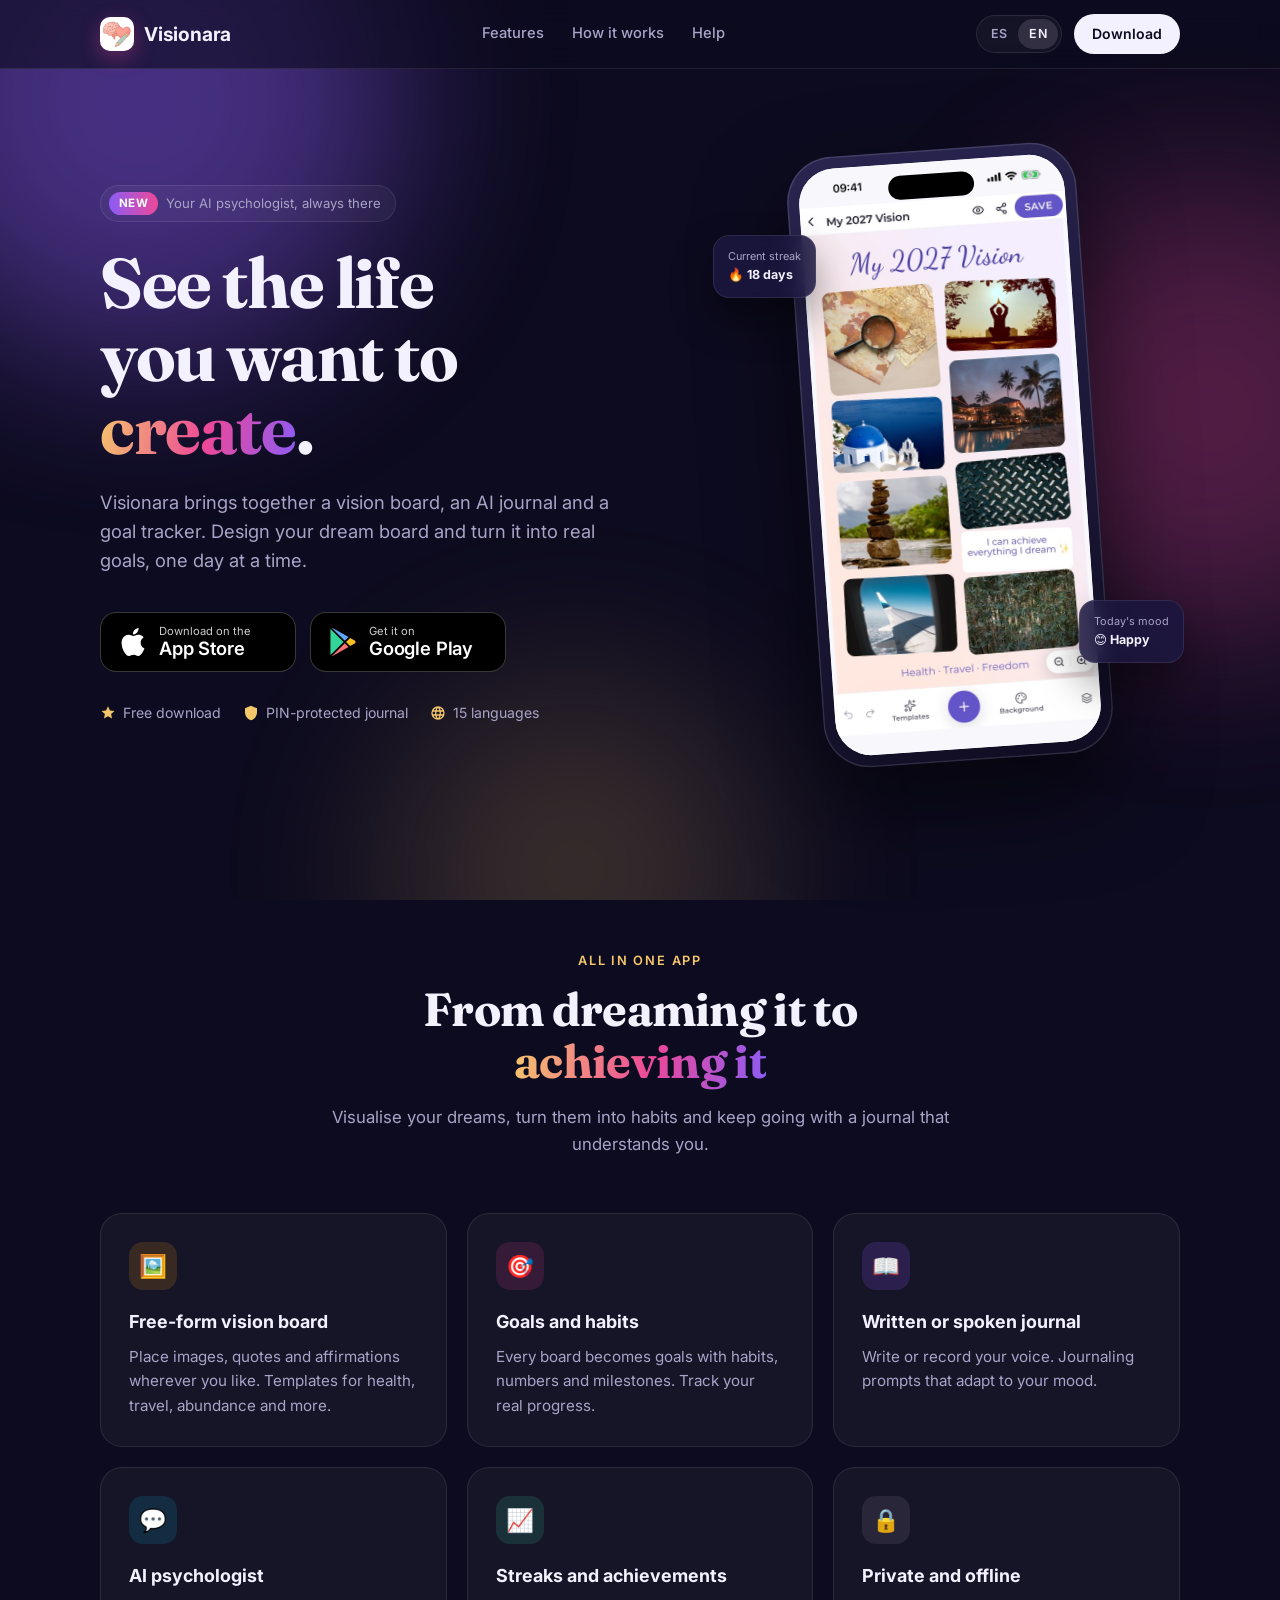
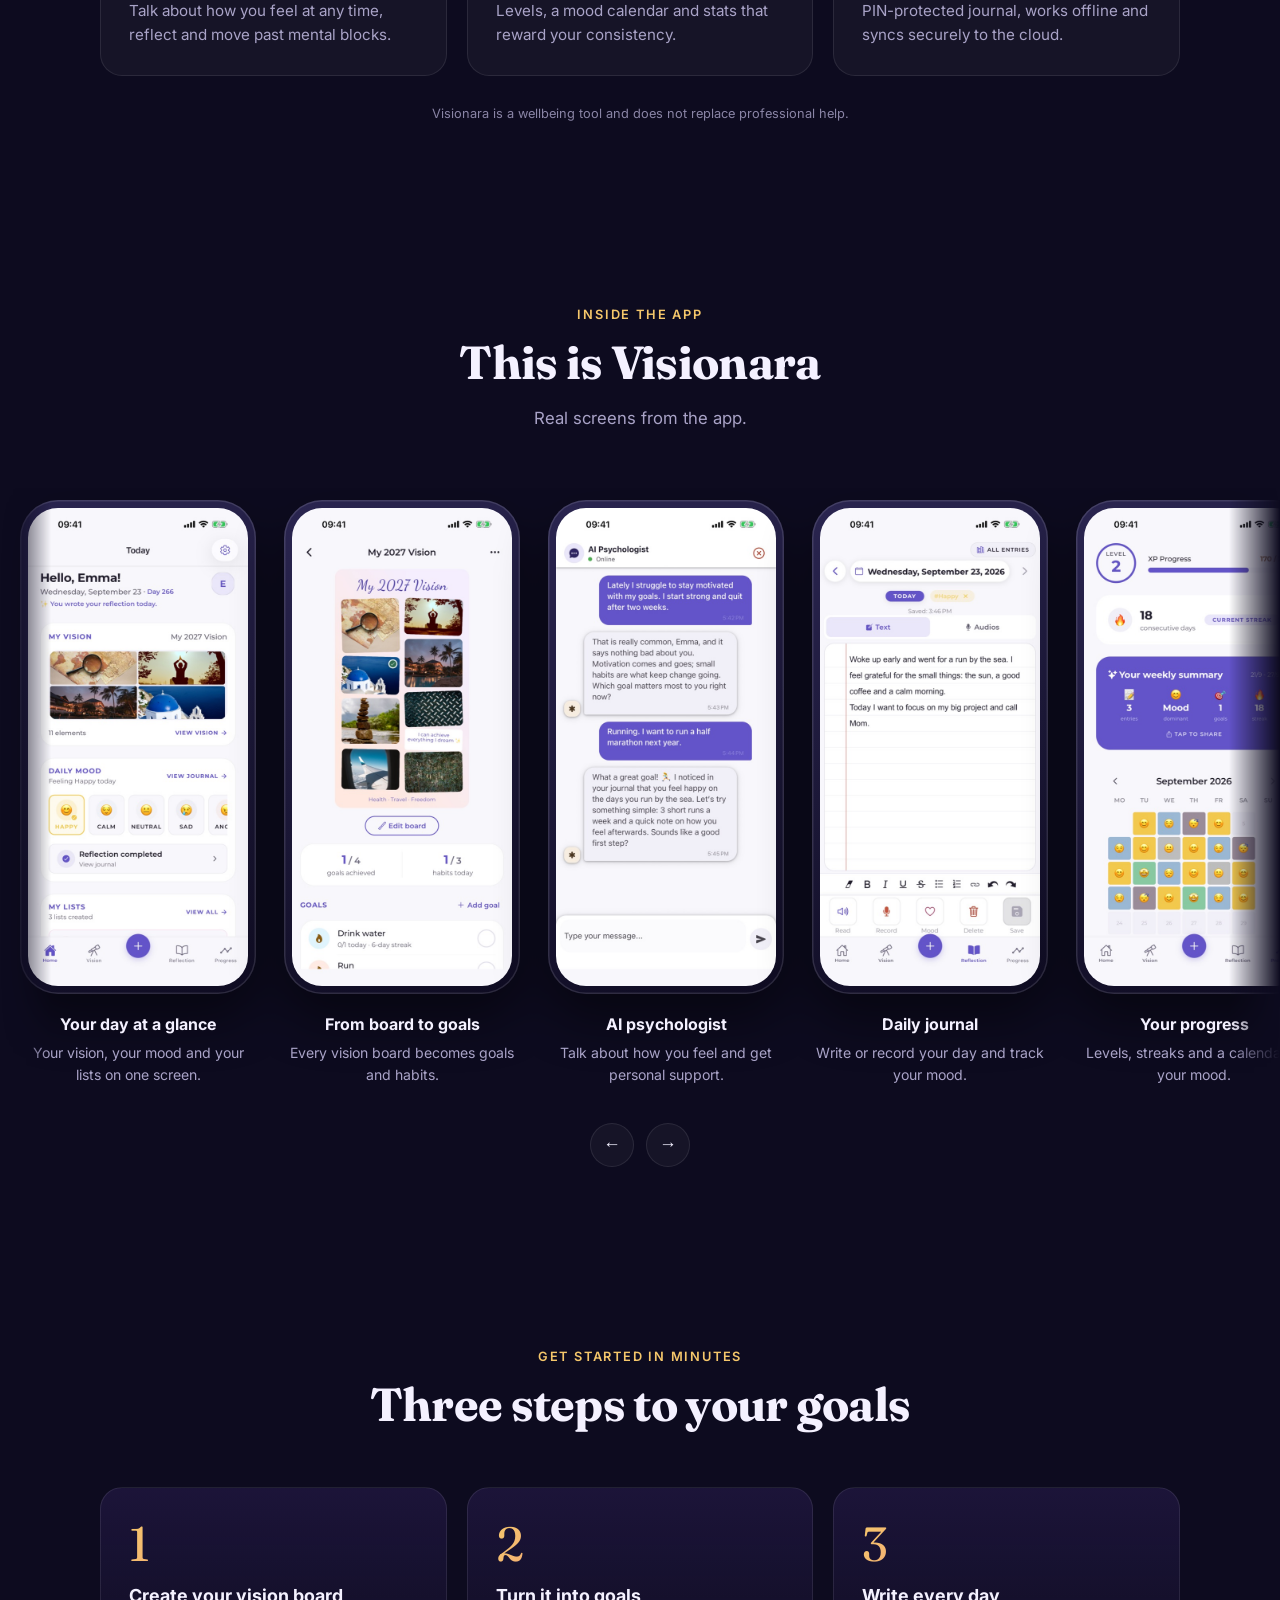
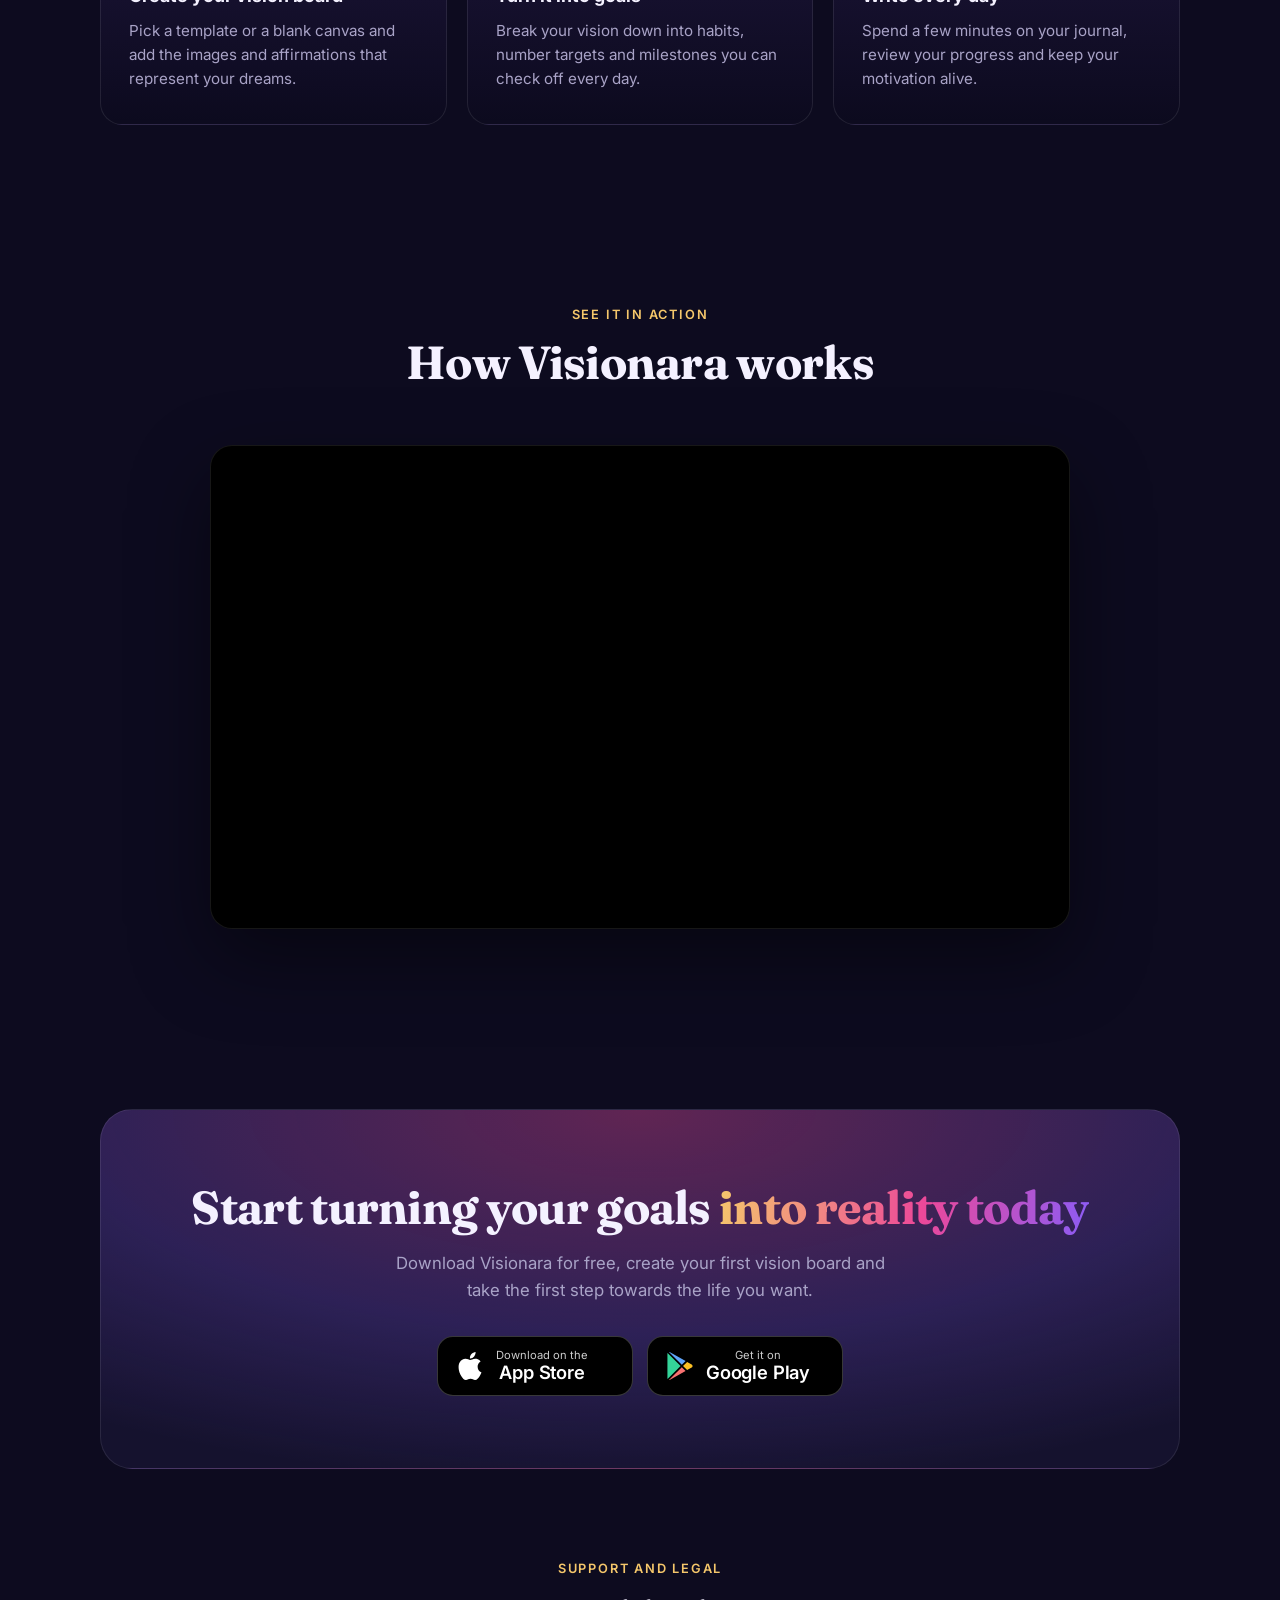
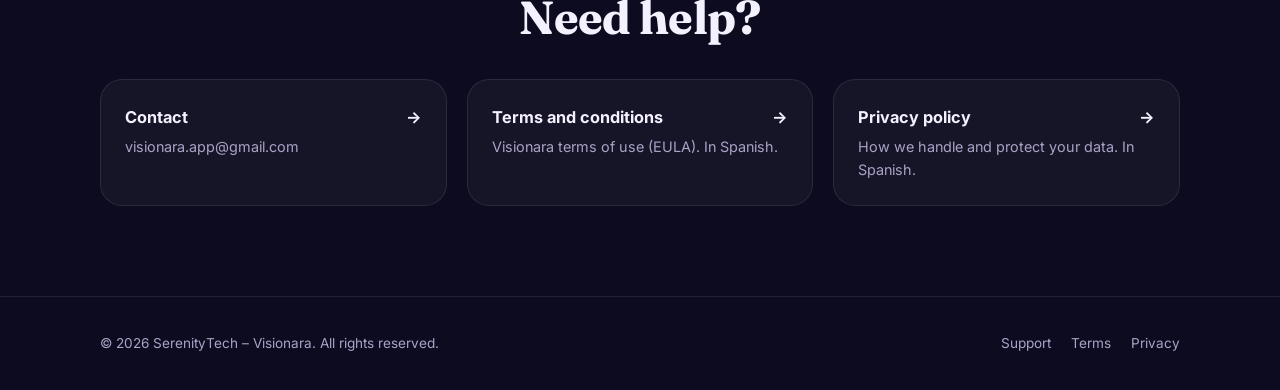
<file: index.html>
<!DOCTYPE html>
<html lang="es">
<head>
    <meta charset="UTF-8">
    <meta name="viewport" content="width=device-width, initial-scale=1.0">
    <title>Visionara · Vision Board, diario con IA y metas</title>
    <link rel="icon" type="image/png" sizes="32x32" href="assets/icons/icon-32.png">
    <link rel="icon" type="image/png" sizes="192x192" href="assets/icons/icon-192.png">
    <link rel="apple-touch-icon" href="assets/icons/apple-touch-icon.png">
    <meta name="description" content="Visionara reúne un vision board, un diario personal con IA y un planificador de metas. Descárgala gratis en iPhone y Android.">
    <meta name="theme-color" content="#0d0b1f">
    <meta property="og:title" content="Visionara · Vision Board IA">
    <meta property="og:description" content="Diseña tu vision board, conviértelo en metas reales y escribe tu diario cada día.">
    <meta property="og:type" content="website">
    <meta property="og:url" content="https://nacho-developer.github.io/visionara-tyc/">
    <meta property="og:site_name" content="Visionara">
    <meta property="og:locale" content="es_ES">
    <meta property="og:locale:alternate" content="en_US">
    <meta property="og:image" content="https://nacho-developer.github.io/visionara-tyc/assets/og-es.jpg">
    <meta property="og:image:width" content="1200">
    <meta property="og:image:height" content="630">
    <meta property="og:image:type" content="image/jpeg">
    <meta property="og:image:alt" content="Visionara: vision board, diario con IA y metas">
    <meta name="twitter:card" content="summary_large_image">
    <meta name="twitter:title" content="Visionara · Vision Board IA">
    <meta name="twitter:description" content="Diseña tu vision board, conviértelo en metas reales y escribe tu diario cada día.">
    <meta name="twitter:image" content="https://nacho-developer.github.io/visionara-tyc/assets/og-es.jpg">
    <link rel="preconnect" href="https://fonts.googleapis.com">
    <link rel="preconnect" href="https://fonts.gstatic.com" crossorigin>
    <link href="https://fonts.googleapis.com/css2?family=Fraunces:opsz,wght@9..144,500;9..144,700&family=Inter:wght@400;500;600;700&display=swap" rel="stylesheet">
    <link rel="alternate" hreflang="es" href="https://nacho-developer.github.io/visionara-tyc/">
    <link rel="alternate" hreflang="en" href="https://nacho-developer.github.io/visionara-tyc/en/">
    <link rel="alternate" hreflang="x-default" href="https://nacho-developer.github.io/visionara-tyc/">
    <script src="assets/lang.js"></script>
    <link rel="stylesheet" href="assets/styles.css">
</head>
<body>

    <div class="aurora" aria-hidden="true"><span></span><span></span><span></span></div>

    <nav>
        <div class="container">
            <a href="#" class="logo">
                <img class="logo-mark" src="assets/icons/icon-192.png" alt="" width="34" height="34">
                Visionara
            </a>
            <div class="nav-links">
                <a href="#funciones">Funciones</a>
                <a href="#como-funciona">Cómo funciona</a>
                <a href="#ayuda">Ayuda</a>
            </div>
            <div class="nav-right">
                <div class="lang-switch" aria-label="Idioma">
                    <a href="./?lang=es" hreflang="es" aria-current="true">ES</a>
                    <a href="en/?lang=en" hreflang="en">EN</a>
                </div>
                <a href="#descargar" class="nav-cta">Descargar</a>
            </div>
        </div>
    </nav>

    <header class="hero">
        <div class="container">
            <div>
                <div class="pill"><b>NUEVO</b> Tu psicólogo IA, siempre contigo</div>
                <h1 class="serif">Haz visible<br>la vida que <span class="grad-text">quieres crear</span>.</h1>
                <p class="lead">Visionara reúne un vision board, un diario personal con IA y un planificador de metas. Diseña tu tablero de sueños y conviértelo en objetivos reales, día a día.</p>

                <div class="stores">
                    <a class="store-btn" data-store="ios" href="https://apps.apple.com/app/id6755433504" target="_blank" rel="noopener" aria-label="Descargar en el App Store">
                        <svg viewBox="0 0 24 24" fill="currentColor" aria-hidden="true"><path d="M12.152 6.896c-.948 0-2.415-1.078-3.96-1.04-2.04.027-3.91 1.183-4.961 3.014-2.117 3.675-.546 9.103 1.519 12.09 1.013 1.454 2.208 3.09 3.792 3.039 1.52-.065 2.09-.987 3.935-.987 1.831 0 2.35.987 3.96.948 1.637-.026 2.676-1.48 3.676-2.948 1.156-1.688 1.636-3.325 1.662-3.415-.039-.013-3.182-1.221-3.22-4.857-.026-3.04 2.48-4.494 2.597-4.559-1.429-2.09-3.623-2.324-4.39-2.376-2-.156-3.675 1.09-4.61 1.09zM15.53 3.83c.843-1.012 1.4-2.427 1.245-3.83-1.207.052-2.662.805-3.532 1.818-.78.896-1.454 2.338-1.273 3.714 1.338.104 2.715-.688 3.559-1.701"/></svg>
                        <span><small>Descárgalo en el</small><strong>App Store</strong></span>
                    </a>
                    <a class="store-btn" data-store="android" href="https://play.google.com/store/apps/details?id=com.nachodev130.visionara" target="_blank" rel="noopener" aria-label="Disponible en Google Play">
                        <svg viewBox="0 0 24 24" aria-hidden="true"><path fill="#34d399" d="M1.337.924a1.486 1.486 0 0 0-.112.568v21.017c0 .217.045.419.124.6l11.155-11.087L1.337.924z"/><path fill="#60a5fa" d="M13.544 10.989l3.258-3.238L3.45.195a1.466 1.466 0 0 0-.946-.179l11.04 10.973z"/><path fill="#fbbf24" d="M22.018 13.298l-3.919 2.218-3.515-3.493 3.543-3.521 3.891 2.202a1.49 1.49 0 0 1 0 2.594z"/><path fill="#f87171" d="M13.544 13.056l-11 10.933c.298.036.612-.016.906-.183l13.324-7.54-3.23-3.21z"/></svg>
                        <span><small>Disponible en</small><strong>Google Play</strong></span>
                    </a>
                </div>

                <div class="trust">
                    <span><svg viewBox="0 0 24 24" fill="currentColor" aria-hidden="true"><path d="M12 2l2.9 6.3 6.9.7-5.2 4.6 1.5 6.8L12 17l-6.1 3.4 1.5-6.8L2.2 9l6.9-.7z"/></svg>Descarga gratuita</span>
                    <span><svg viewBox="0 0 24 24" fill="currentColor" aria-hidden="true"><path d="M12 1l9 4v6c0 5.5-3.8 10.7-9 12-5.2-1.3-9-6.5-9-12V5z"/></svg>Diario privado con PIN</span>
                    <span><svg viewBox="0 0 24 24" fill="currentColor" aria-hidden="true"><path d="M12 2a10 10 0 100 20 10 10 0 000-20zm6.9 6h-3a15.7 15.7 0 00-1.4-3.6A8 8 0 0118.9 8zM12 4c.8 1.2 1.5 2.5 1.9 4h-3.8c.4-1.5 1.1-2.8 1.9-4zM4.3 14a8.2 8.2 0 010-4h3.4a16.5 16.5 0 000 4zm.8 2h3a15.7 15.7 0 001.4 3.6A8 8 0 015.1 16zm3-8h-3a8 8 0 014.4-3.6C8.9 5.5 8.4 6.7 8.1 8zM12 20c-.8-1.2-1.5-2.5-1.9-4h3.8c-.4 1.5-1.1 2.8-1.9 4zm2.3-6H9.7a14.7 14.7 0 010-4h4.6a14.7 14.7 0 010 4zm.2 5.6c.6-1.1 1.1-2.3 1.4-3.6h3a8 8 0 01-4.4 3.6zm1.8-5.6a16.5 16.5 0 000-4h3.4a8.2 8.2 0 010 4z"/></svg>15 idiomas</span>
                </div>
            </div>

            <div class="phone-wrap">
                <div class="phone">
                    <div class="screen"><img src="assets/screens/es-canvas.jpg" alt="Editor del vision board de Visionara" width="552" height="1200" fetchpriority="high"></div>
                </div>
                <div class="float-card fc1" aria-hidden="true"><div class="k">Racha actual</div><strong>🔥 18 días</strong></div>
                <div class="float-card fc2" aria-hidden="true"><div class="k">Ánimo de hoy</div><strong>😊 Feliz</strong></div>
            </div>
        </div>
    </header>

    <section id="funciones">
        <div class="container">
            <div class="section-head reveal">
                <div class="eyebrow">Todo en una app</div>
                <h2 class="serif">De soñarlo a <span class="grad-text">conseguirlo</span></h2>
                <p>Visualiza tus sueños, conviértelos en hábitos y acompaña el camino con un diario que te entiende.</p>
            </div>
            <div class="features">
                <div class="feature reveal">
                    <div class="icon i1">🖼️</div>
                    <h3>Vision board libre</h3>
                    <p>Coloca imágenes, frases y afirmaciones donde quieras. Plantillas de salud, viajes, abundancia y más.</p>
                </div>
                <div class="feature reveal">
                    <div class="icon i2">🎯</div>
                    <h3>Metas y hábitos</h3>
                    <p>Cada tablero se convierte en objetivos con hábitos, cifras e hitos. Mide tu progreso real.</p>
                </div>
                <div class="feature reveal">
                    <div class="icon i3">📖</div>
                    <h3>Diario escrito o hablado</h3>
                    <p>Escribe o graba tu voz. Preguntas de journaling que se adaptan a tu estado de ánimo.</p>
                </div>
                <div class="feature reveal">
                    <div class="icon i4">💬</div>
                    <h3>Psicólogo IA</h3>
                    <p>Habla de lo que sientes en cualquier momento, reflexiona y supera tus bloqueos mentales.</p>
                </div>
                <div class="feature reveal">
                    <div class="icon i5">📈</div>
                    <h3>Rachas y logros</h3>
                    <p>Niveles, calendario de ánimo y estadísticas que premian tu constancia.</p>
                </div>
                <div class="feature reveal">
                    <div class="icon i6">🔒</div>
                    <h3>Privado y sin conexión</h3>
                    <p>Diario protegido con PIN, funciona offline y sincroniza de forma segura en la nube.</p>
                </div>
            </div>
            <p class="disclaimer">Visionara es una herramienta de bienestar y no sustituye la ayuda profesional.</p>
        </div>
    </section>

    <section id="pantallas">
        <div class="container">
            <div class="section-head reveal">
                <div class="eyebrow">La app por dentro</div>
                <h2 class="serif">Así es Visionara</h2>
                <p>Pantallas reales de la app.</p>
            </div>
        </div>
        <div class="gallery-wrap reveal">
            <div class="gallery" aria-label="Galería de pantallas de Visionara" tabindex="0">
                <figure class="shot">
                    <div class="frame"><img src="assets/screens/es-home.jpg" alt="Tu día de un vistazo" width="552" height="1200" loading="lazy"></div>
                    <h3>Tu día de un vistazo</h3>
                    <p>Tu visión, tu ánimo y tus listas en una sola pantalla.</p>
                </figure>
                <figure class="shot">
                    <div class="frame"><img src="assets/screens/es-page.jpg" alt="Del tablero a las metas" width="552" height="1200" loading="lazy"></div>
                    <h3>Del tablero a las metas</h3>
                    <p>Cada vision board se convierte en metas y hábitos.</p>
                </figure>
                <figure class="shot">
                    <div class="frame"><img src="assets/screens/es-chat.jpg" alt="Psicólogo IA" width="552" height="1200" loading="lazy"></div>
                    <h3>Psicólogo IA</h3>
                    <p>Habla de lo que sientes y recibe apoyo personalizado.</p>
                </figure>
                <figure class="shot">
                    <div class="frame"><img src="assets/screens/es-journal.jpg" alt="Diario personal" width="552" height="1200" loading="lazy"></div>
                    <h3>Diario personal</h3>
                    <p>Escribe o graba tu día y registra tu ánimo.</p>
                </figure>
                <figure class="shot">
                    <div class="frame"><img src="assets/screens/es-progress.jpg" alt="Tu progreso" width="552" height="1200" loading="lazy"></div>
                    <h3>Tu progreso</h3>
                    <p>Niveles, rachas y un calendario de tu estado de ánimo.</p>
                </figure>
                <figure class="shot">
                    <div class="frame"><img src="assets/screens/es-boards.jpg" alt="Un tablero para cada sueño" width="552" height="1200" loading="lazy"></div>
                    <h3>Un tablero para cada sueño</h3>
                    <p>Todos tus vision boards en un solo lugar.</p>
                </figure>
            </div>
            <div class="gallery-nav">
                <button type="button" data-dir="-1" aria-label="Anterior">←</button>
                <button type="button" data-dir="1" aria-label="Siguiente">→</button>
            </div>
        </div>
    </section>

    <section id="como-funciona">
        <div class="container">
            <div class="section-head reveal">
                <div class="eyebrow">Empieza en minutos</div>
                <h2 class="serif">Tres pasos hacia tus metas</h2>
            </div>
            <div class="steps">
                <div class="step reveal">
                    <h3>Crea tu vision board</h3>
                    <p>Elige una plantilla o un lienzo en blanco y añade las imágenes y afirmaciones que representan tus sueños.</p>
                </div>
                <div class="step reveal">
                    <h3>Conviértelo en metas</h3>
                    <p>Divide tu visión en hábitos, objetivos numéricos e hitos que puedes marcar cada día.</p>
                </div>
                <div class="step reveal">
                    <h3>Escribe cada día</h3>
                    <p>Dedica unos minutos a tu diario, revisa tu progreso y mantén viva la motivación.</p>
                </div>
            </div>
        </div>
    </section>

    <section id="video">
        <div class="container">
            <div class="section-head reveal">
                <div class="eyebrow">Míralo en acción</div>
                <h2 class="serif">Así funciona Visionara</h2>
            </div>
            <div class="video reveal">
                <iframe src="https://www.youtube-nocookie.com/embed/qPiBgPl0Yko" title="Vídeo de presentación de Visionara" loading="lazy" allow="accelerometer; encrypted-media; gyroscope; picture-in-picture" allowfullscreen></iframe>
            </div>
        </div>
    </section>

    <section id="descargar">
        <div class="container">
            <div class="cta reveal">
                <h2 class="serif">Empieza hoy a hacer <span class="grad-text">realidad tus metas</span></h2>
                <p>Descarga Visionara gratis, crea tu primer vision board y da el primer paso hacia la vida que quieres.</p>
                <div class="stores" id="stores-bottom"></div>
            </div>
        </div>
    </section>

    <section id="ayuda" style="padding-top: 0;">
        <div class="container">
            <div class="section-head reveal" style="margin-bottom: 36px;">
                <div class="eyebrow">Soporte y legal</div>
                <h2 class="serif">¿Necesitas ayuda?</h2>
            </div>
            <div class="help">
                <a href="mailto:visionara.app@gmail.com" class="reveal">
                    <h3>Contacto <span>→</span></h3>
                    <p>visionara.app@gmail.com</p>
                </a>
                <a href="terms-and-conditions.html" class="reveal">
                    <h3>Términos y condiciones <span>→</span></h3>
                    <p>Condiciones de uso (EULA) de Visionara.</p>
                </a>
                <a href="private-policy.html" class="reveal">
                    <h3>Política de privacidad <span>→</span></h3>
                    <p>Cómo tratamos y protegemos tus datos.</p>
                </a>
            </div>
        </div>
    </section>

    <footer>
        <div class="container">
            <p>© 2026 SerenityTech – Visionara. Todos los derechos reservados.</p>
            <nav>
                <a href="support.html">Soporte</a>
                <a href="terms-and-conditions.html">Términos</a>
                <a href="private-policy.html">Privacidad</a>
            </nav>
        </div>
    </footer>

    <script src="assets/main.js"></script>
</body>
</html>
</file>
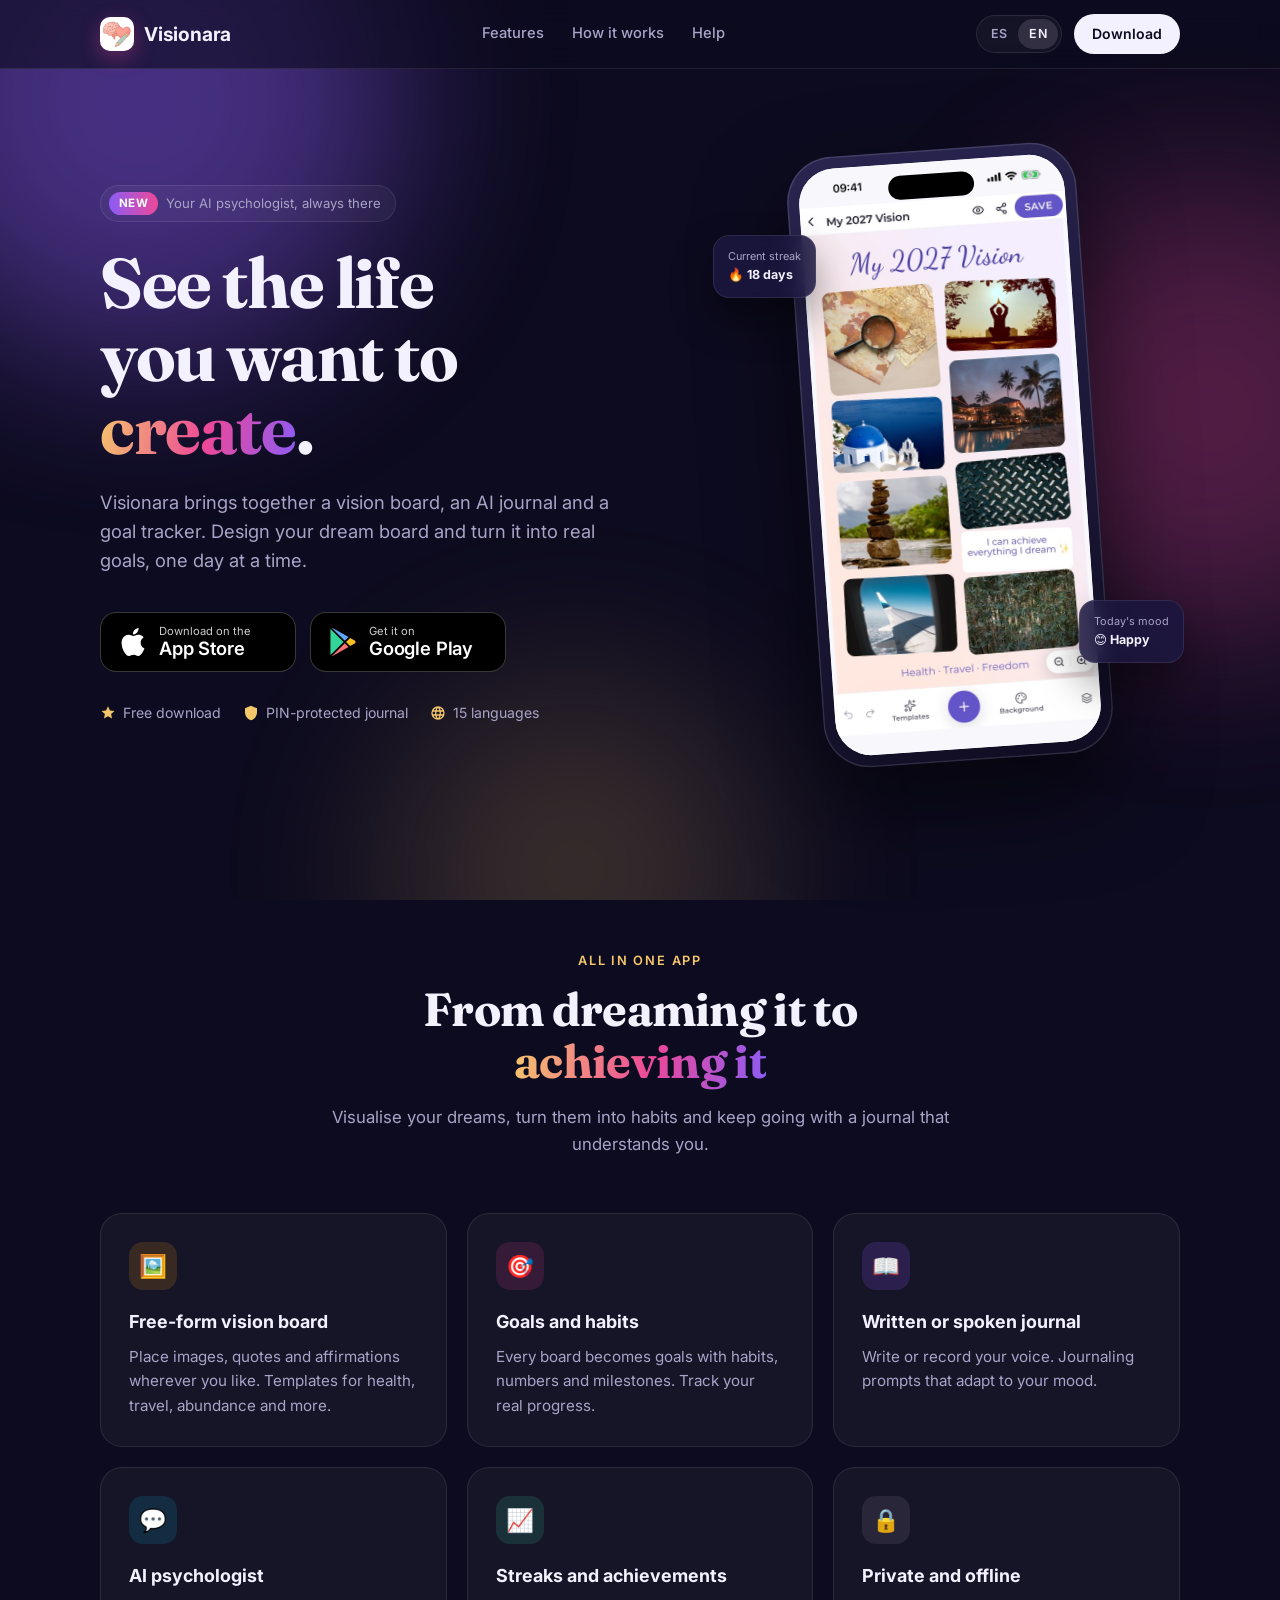
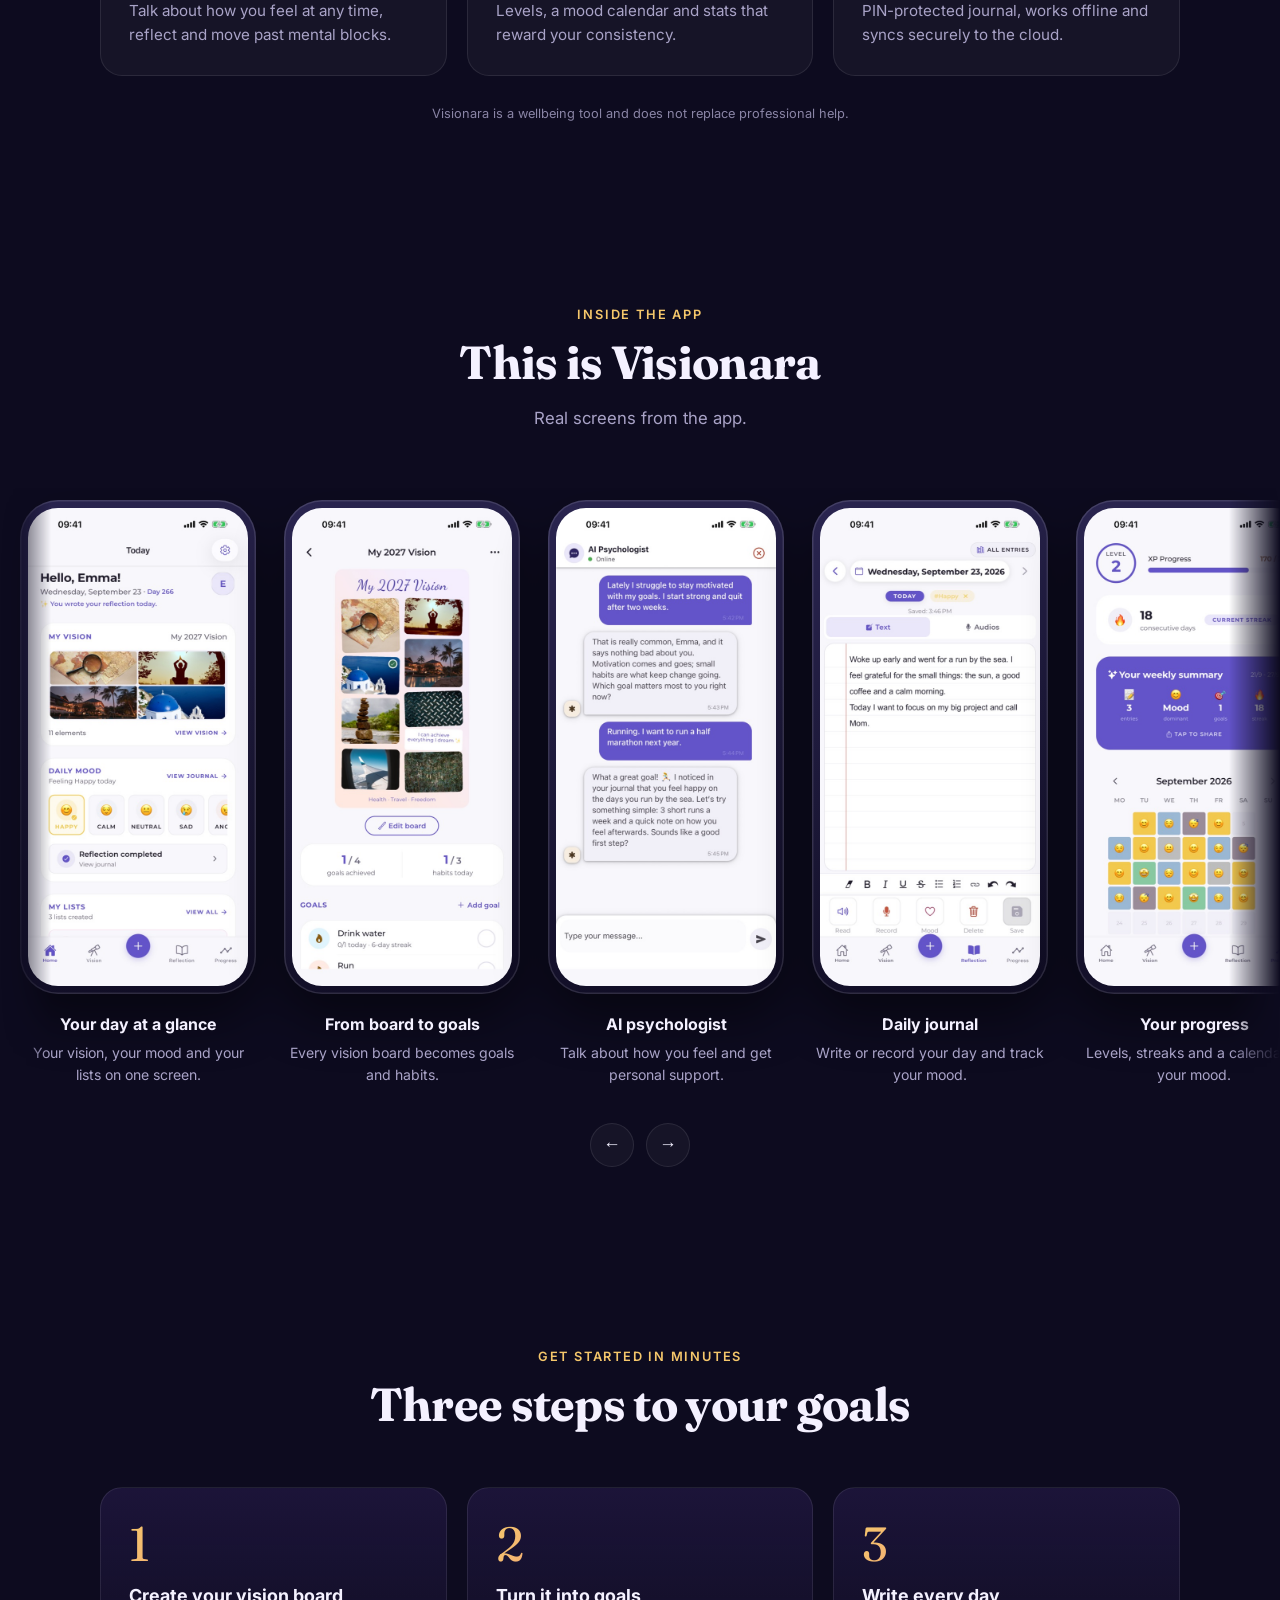
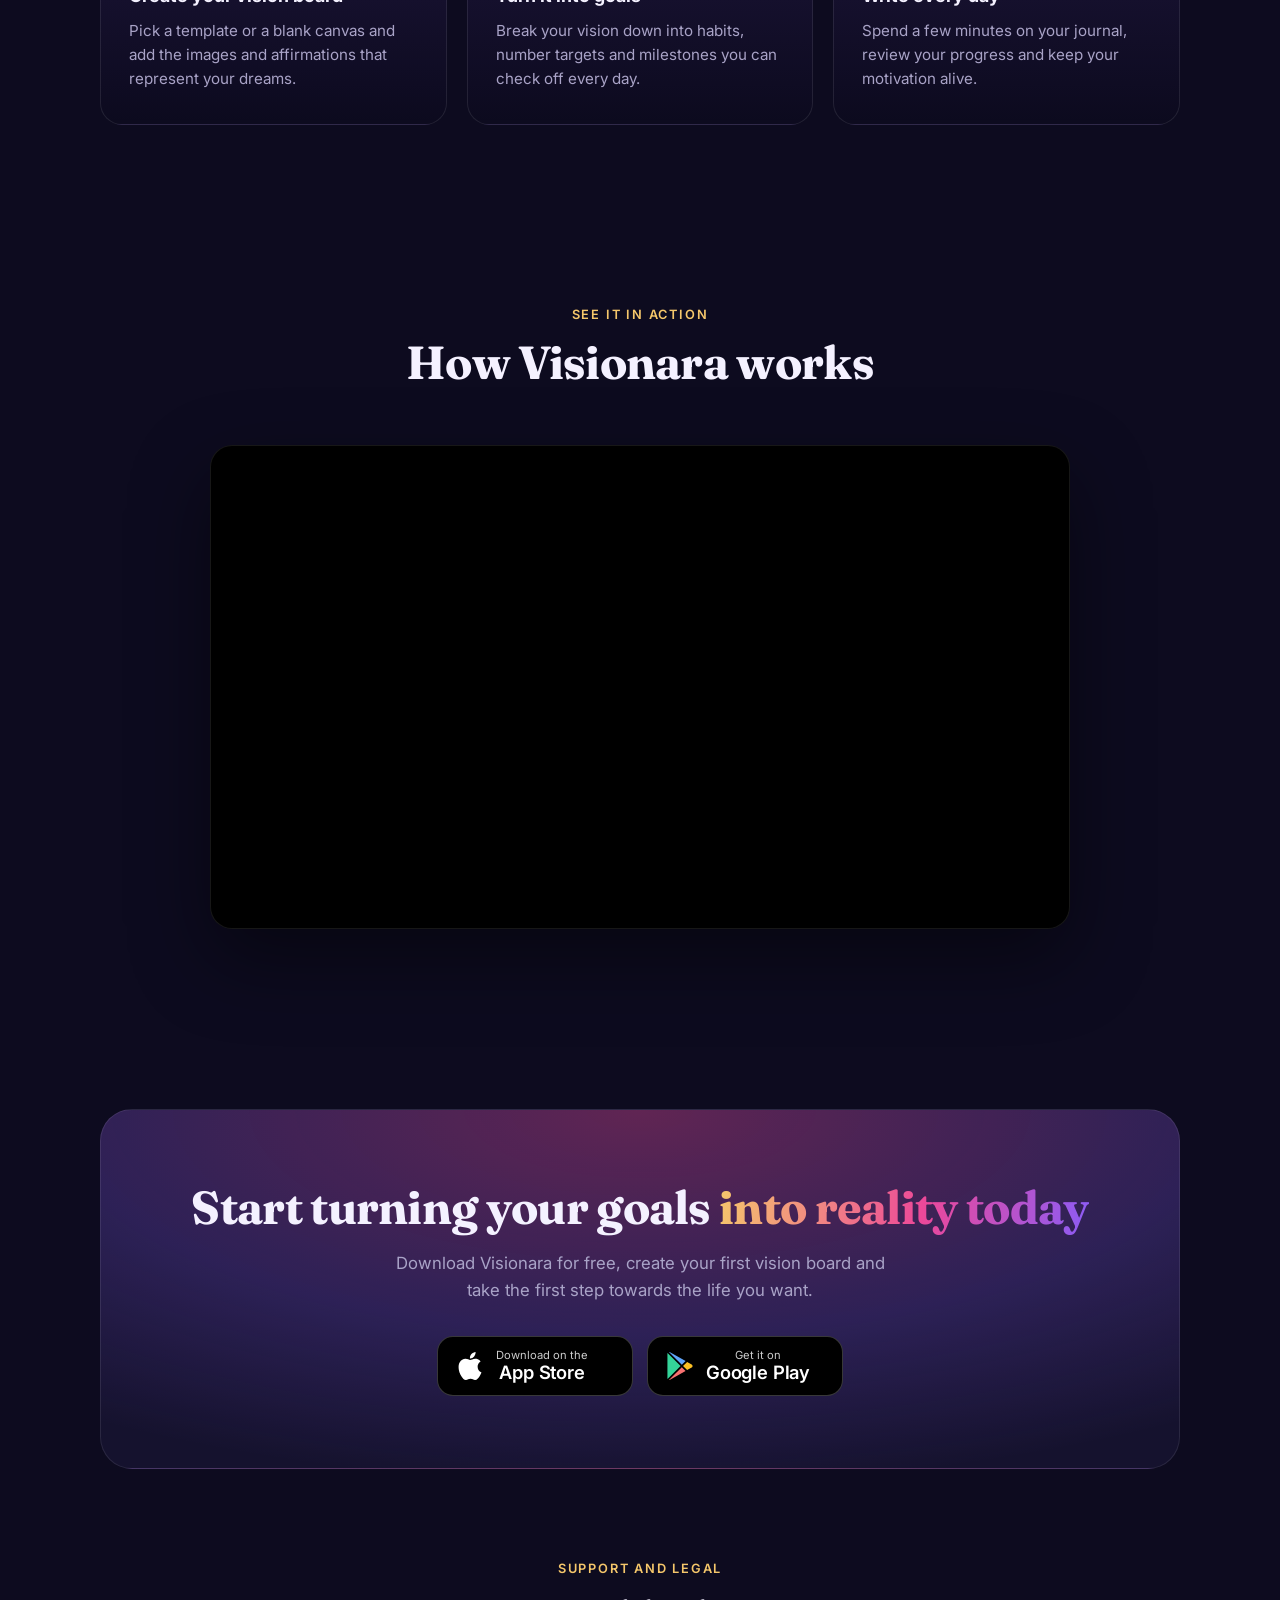
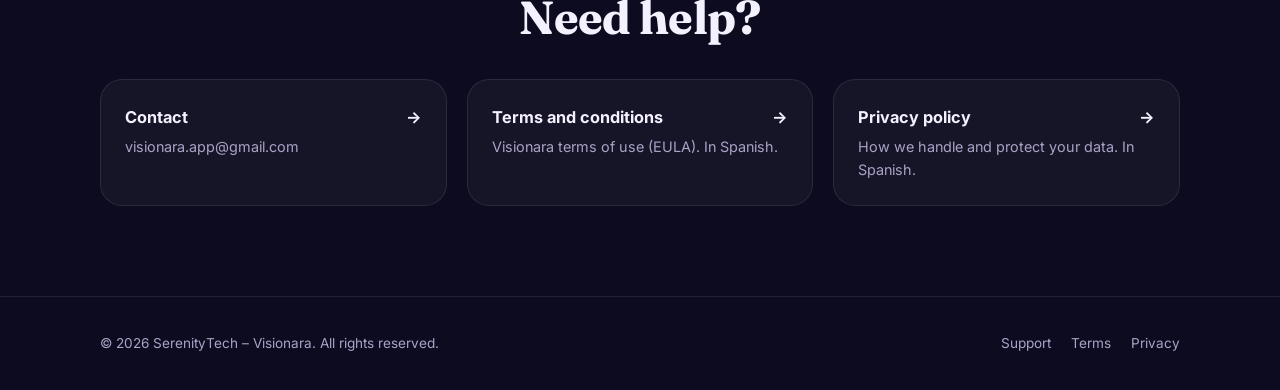
<file: en/index.html>
<!DOCTYPE html>
<html lang="en">
<head>
    <meta charset="UTF-8">
    <meta name="viewport" content="width=device-width, initial-scale=1.0">
    <title>Visionara · Vision Board, AI Journal & Goals</title>
    <link rel="icon" type="image/png" sizes="32x32" href="../assets/icons/icon-32.png">
    <link rel="icon" type="image/png" sizes="192x192" href="../assets/icons/icon-192.png">
    <link rel="apple-touch-icon" href="../assets/icons/apple-touch-icon.png">
    <meta name="description" content="Visionara brings together a vision board, an AI journal and a goal tracker. Download it free on iPhone and Android.">
    <meta name="theme-color" content="#0d0b1f">
    <meta property="og:title" content="Visionara · Vision Board AI">
    <meta property="og:description" content="Design your vision board, turn it into real goals and write in your journal every day.">
    <meta property="og:type" content="website">
    <meta property="og:url" content="https://nacho-developer.github.io/visionara-tyc/en/">
    <meta property="og:site_name" content="Visionara">
    <meta property="og:locale" content="en_US">
    <meta property="og:locale:alternate" content="es_ES">
    <meta property="og:image" content="https://nacho-developer.github.io/visionara-tyc/assets/og-en.jpg">
    <meta property="og:image:width" content="1200">
    <meta property="og:image:height" content="630">
    <meta property="og:image:type" content="image/jpeg">
    <meta property="og:image:alt" content="Visionara: vision board, AI journal and goals">
    <meta name="twitter:card" content="summary_large_image">
    <meta name="twitter:title" content="Visionara · Vision Board AI">
    <meta name="twitter:description" content="Design your vision board, turn it into real goals and write in your journal every day.">
    <meta name="twitter:image" content="https://nacho-developer.github.io/visionara-tyc/assets/og-en.jpg">
    <link rel="preconnect" href="https://fonts.googleapis.com">
    <link rel="preconnect" href="https://fonts.gstatic.com" crossorigin>
    <link href="https://fonts.googleapis.com/css2?family=Fraunces:opsz,wght@9..144,500;9..144,700&family=Inter:wght@400;500;600;700&display=swap" rel="stylesheet">
    <link rel="alternate" hreflang="es" href="https://nacho-developer.github.io/visionara-tyc/">
    <link rel="alternate" hreflang="en" href="https://nacho-developer.github.io/visionara-tyc/en/">
    <link rel="alternate" hreflang="x-default" href="https://nacho-developer.github.io/visionara-tyc/">
    <script src="../assets/lang.js"></script>
    <link rel="stylesheet" href="../assets/styles.css">
</head>
<body>

    <div class="aurora" aria-hidden="true"><span></span><span></span><span></span></div>

    <nav>
        <div class="container">
            <a href="#" class="logo">
                <img class="logo-mark" src="../assets/icons/icon-192.png" alt="" width="34" height="34">
                Visionara
            </a>
            <div class="nav-links">
                <a href="#features">Features</a>
                <a href="#how-it-works">How it works</a>
                <a href="#help">Help</a>
            </div>
            <div class="nav-right">
                <div class="lang-switch" aria-label="Language">
                    <a href="../?lang=es" hreflang="es">ES</a>
                    <a href="./?lang=en" hreflang="en" aria-current="true">EN</a>
                </div>
                <a href="#download" class="nav-cta">Download</a>
            </div>
        </div>
    </nav>

    <header class="hero">
        <div class="container">
            <div>
                <div class="pill"><b>NEW</b> Your AI psychologist, always there</div>
                <h1 class="serif">See the life<br>you want to <span class="grad-text">create</span>.</h1>
                <p class="lead">Visionara brings together a vision board, an AI journal and a goal tracker. Design your dream board and turn it into real goals, one day at a time.</p>

                <div class="stores">
                    <a class="store-btn" data-store="ios" href="https://apps.apple.com/app/id6755433504" target="_blank" rel="noopener" aria-label="Download on the App Store">
                        <svg viewBox="0 0 24 24" fill="currentColor" aria-hidden="true"><path d="M12.152 6.896c-.948 0-2.415-1.078-3.96-1.04-2.04.027-3.91 1.183-4.961 3.014-2.117 3.675-.546 9.103 1.519 12.09 1.013 1.454 2.208 3.09 3.792 3.039 1.52-.065 2.09-.987 3.935-.987 1.831 0 2.35.987 3.96.948 1.637-.026 2.676-1.48 3.676-2.948 1.156-1.688 1.636-3.325 1.662-3.415-.039-.013-3.182-1.221-3.22-4.857-.026-3.04 2.48-4.494 2.597-4.559-1.429-2.09-3.623-2.324-4.39-2.376-2-.156-3.675 1.09-4.61 1.09zM15.53 3.83c.843-1.012 1.4-2.427 1.245-3.83-1.207.052-2.662.805-3.532 1.818-.78.896-1.454 2.338-1.273 3.714 1.338.104 2.715-.688 3.559-1.701"/></svg>
                        <span><small>Download on the</small><strong>App Store</strong></span>
                    </a>
                    <a class="store-btn" data-store="android" href="https://play.google.com/store/apps/details?id=com.nachodev130.visionara" target="_blank" rel="noopener" aria-label="Get it on Google Play">
                        <svg viewBox="0 0 24 24" aria-hidden="true"><path fill="#34d399" d="M1.337.924a1.486 1.486 0 0 0-.112.568v21.017c0 .217.045.419.124.6l11.155-11.087L1.337.924z"/><path fill="#60a5fa" d="M13.544 10.989l3.258-3.238L3.45.195a1.466 1.466 0 0 0-.946-.179l11.04 10.973z"/><path fill="#fbbf24" d="M22.018 13.298l-3.919 2.218-3.515-3.493 3.543-3.521 3.891 2.202a1.49 1.49 0 0 1 0 2.594z"/><path fill="#f87171" d="M13.544 13.056l-11 10.933c.298.036.612-.016.906-.183l13.324-7.54-3.23-3.21z"/></svg>
                        <span><small>Get it on</small><strong>Google Play</strong></span>
                    </a>
                </div>

                <div class="trust">
                    <span><svg viewBox="0 0 24 24" fill="currentColor" aria-hidden="true"><path d="M12 2l2.9 6.3 6.9.7-5.2 4.6 1.5 6.8L12 17l-6.1 3.4 1.5-6.8L2.2 9l6.9-.7z"/></svg>Free download</span>
                    <span><svg viewBox="0 0 24 24" fill="currentColor" aria-hidden="true"><path d="M12 1l9 4v6c0 5.5-3.8 10.7-9 12-5.2-1.3-9-6.5-9-12V5z"/></svg>PIN-protected journal</span>
                    <span><svg viewBox="0 0 24 24" fill="currentColor" aria-hidden="true"><path d="M12 2a10 10 0 100 20 10 10 0 000-20zm6.9 6h-3a15.7 15.7 0 00-1.4-3.6A8 8 0 0118.9 8zM12 4c.8 1.2 1.5 2.5 1.9 4h-3.8c.4-1.5 1.1-2.8 1.9-4zM4.3 14a8.2 8.2 0 010-4h3.4a16.5 16.5 0 000 4zm.8 2h3a15.7 15.7 0 001.4 3.6A8 8 0 015.1 16zm3-8h-3a8 8 0 014.4-3.6C8.9 5.5 8.4 6.7 8.1 8zM12 20c-.8-1.2-1.5-2.5-1.9-4h3.8c-.4 1.5-1.1 2.8-1.9 4zm2.3-6H9.7a14.7 14.7 0 010-4h4.6a14.7 14.7 0 010 4zm.2 5.6c.6-1.1 1.1-2.3 1.4-3.6h3a8 8 0 01-4.4 3.6zm1.8-5.6a16.5 16.5 0 000-4h3.4a8.2 8.2 0 010 4z"/></svg>15 languages</span>
                </div>
            </div>

            <div class="phone-wrap">
                <div class="phone">
                    <div class="screen"><img src="../assets/screens/en-canvas.jpg" alt="Visionara vision board editor" width="552" height="1200" fetchpriority="high"></div>
                </div>
                <div class="float-card fc1" aria-hidden="true"><div class="k">Current streak</div><strong>🔥 18 days</strong></div>
                <div class="float-card fc2" aria-hidden="true"><div class="k">Today's mood</div><strong>😊 Happy</strong></div>
            </div>
        </div>
    </header>

    <section id="features">
        <div class="container">
            <div class="section-head reveal">
                <div class="eyebrow">All in one app</div>
                <h2 class="serif">From dreaming it to <span class="grad-text">achieving it</span></h2>
                <p>Visualise your dreams, turn them into habits and keep going with a journal that understands you.</p>
            </div>
            <div class="features">
                <div class="feature reveal">
                    <div class="icon i1">🖼️</div>
                    <h3>Free-form vision board</h3>
                    <p>Place images, quotes and affirmations wherever you like. Templates for health, travel, abundance and more.</p>
                </div>
                <div class="feature reveal">
                    <div class="icon i2">🎯</div>
                    <h3>Goals and habits</h3>
                    <p>Every board becomes goals with habits, numbers and milestones. Track your real progress.</p>
                </div>
                <div class="feature reveal">
                    <div class="icon i3">📖</div>
                    <h3>Written or spoken journal</h3>
                    <p>Write or record your voice. Journaling prompts that adapt to your mood.</p>
                </div>
                <div class="feature reveal">
                    <div class="icon i4">💬</div>
                    <h3>AI psychologist</h3>
                    <p>Talk about how you feel at any time, reflect and move past mental blocks.</p>
                </div>
                <div class="feature reveal">
                    <div class="icon i5">📈</div>
                    <h3>Streaks and achievements</h3>
                    <p>Levels, a mood calendar and stats that reward your consistency.</p>
                </div>
                <div class="feature reveal">
                    <div class="icon i6">🔒</div>
                    <h3>Private and offline</h3>
                    <p>PIN-protected journal, works offline and syncs securely to the cloud.</p>
                </div>
            </div>
            <p class="disclaimer">Visionara is a wellbeing tool and does not replace professional help.</p>
        </div>
    </section>

    <section id="screens">
        <div class="container">
            <div class="section-head reveal">
                <div class="eyebrow">Inside the app</div>
                <h2 class="serif">This is Visionara</h2>
                <p>Real screens from the app.</p>
            </div>
        </div>
        <div class="gallery-wrap reveal">
            <div class="gallery" aria-label="Visionara screen gallery" tabindex="0">
                <figure class="shot">
                    <div class="frame"><img src="../assets/screens/en-home.jpg" alt="Your day at a glance" width="552" height="1200" loading="lazy"></div>
                    <h3>Your day at a glance</h3>
                    <p>Your vision, your mood and your lists on one screen.</p>
                </figure>
                <figure class="shot">
                    <div class="frame"><img src="../assets/screens/en-page.jpg" alt="From board to goals" width="552" height="1200" loading="lazy"></div>
                    <h3>From board to goals</h3>
                    <p>Every vision board becomes goals and habits.</p>
                </figure>
                <figure class="shot">
                    <div class="frame"><img src="../assets/screens/en-chat.jpg" alt="AI psychologist" width="552" height="1200" loading="lazy"></div>
                    <h3>AI psychologist</h3>
                    <p>Talk about how you feel and get personal support.</p>
                </figure>
                <figure class="shot">
                    <div class="frame"><img src="../assets/screens/en-journal.jpg" alt="Daily journal" width="552" height="1200" loading="lazy"></div>
                    <h3>Daily journal</h3>
                    <p>Write or record your day and track your mood.</p>
                </figure>
                <figure class="shot">
                    <div class="frame"><img src="../assets/screens/en-progress.jpg" alt="Your progress" width="552" height="1200" loading="lazy"></div>
                    <h3>Your progress</h3>
                    <p>Levels, streaks and a calendar of your mood.</p>
                </figure>
                <figure class="shot">
                    <div class="frame"><img src="../assets/screens/en-boards.jpg" alt="A board for every dream" width="552" height="1200" loading="lazy"></div>
                    <h3>A board for every dream</h3>
                    <p>All your vision boards in one place.</p>
                </figure>
            </div>
            <div class="gallery-nav">
                <button type="button" data-dir="-1" aria-label="Previous">←</button>
                <button type="button" data-dir="1" aria-label="Next">→</button>
            </div>
        </div>
    </section>

    <section id="how-it-works">
        <div class="container">
            <div class="section-head reveal">
                <div class="eyebrow">Get started in minutes</div>
                <h2 class="serif">Three steps to your goals</h2>
            </div>
            <div class="steps">
                <div class="step reveal">
                    <h3>Create your vision board</h3>
                    <p>Pick a template or a blank canvas and add the images and affirmations that represent your dreams.</p>
                </div>
                <div class="step reveal">
                    <h3>Turn it into goals</h3>
                    <p>Break your vision down into habits, number targets and milestones you can check off every day.</p>
                </div>
                <div class="step reveal">
                    <h3>Write every day</h3>
                    <p>Spend a few minutes on your journal, review your progress and keep your motivation alive.</p>
                </div>
            </div>
        </div>
    </section>

    <section id="video">
        <div class="container">
            <div class="section-head reveal">
                <div class="eyebrow">See it in action</div>
                <h2 class="serif">How Visionara works</h2>
            </div>
            <div class="video reveal">
                <iframe src="https://www.youtube-nocookie.com/embed/vrCN_XX_kZc" title="Visionara introduction video" loading="lazy" allow="accelerometer; encrypted-media; gyroscope; picture-in-picture" allowfullscreen></iframe>
            </div>
        </div>
    </section>

    <section id="download">
        <div class="container">
            <div class="cta reveal">
                <h2 class="serif">Start turning your goals <span class="grad-text">into reality today</span></h2>
                <p>Download Visionara for free, create your first vision board and take the first step towards the life you want.</p>
                <div class="stores" id="stores-bottom"></div>
            </div>
        </div>
    </section>

    <section id="help" style="padding-top: 0;">
        <div class="container">
            <div class="section-head reveal" style="margin-bottom: 36px;">
                <div class="eyebrow">Support and legal</div>
                <h2 class="serif">Need help?</h2>
            </div>
            <div class="help">
                <a href="mailto:visionara.app@gmail.com" class="reveal">
                    <h3>Contact <span>→</span></h3>
                    <p>visionara.app@gmail.com</p>
                </a>
                <a href="../terms-and-conditions.html" class="reveal">
                    <h3>Terms and conditions <span>→</span></h3>
                    <p>Visionara terms of use (EULA). In Spanish.</p>
                </a>
                <a href="../private-policy.html" class="reveal">
                    <h3>Privacy policy <span>→</span></h3>
                    <p>How we handle and protect your data. In Spanish.</p>
                </a>
            </div>
        </div>
    </section>

    <footer>
        <div class="container">
            <p>© 2026 SerenityTech – Visionara. All rights reserved.</p>
            <nav>
                <a href="../support.html">Support</a>
                <a href="../terms-and-conditions.html">Terms</a>
                <a href="../private-policy.html">Privacy</a>
            </nav>
        </div>
    </footer>

    <script src="../assets/main.js"></script>
</body>
</html>
</file>
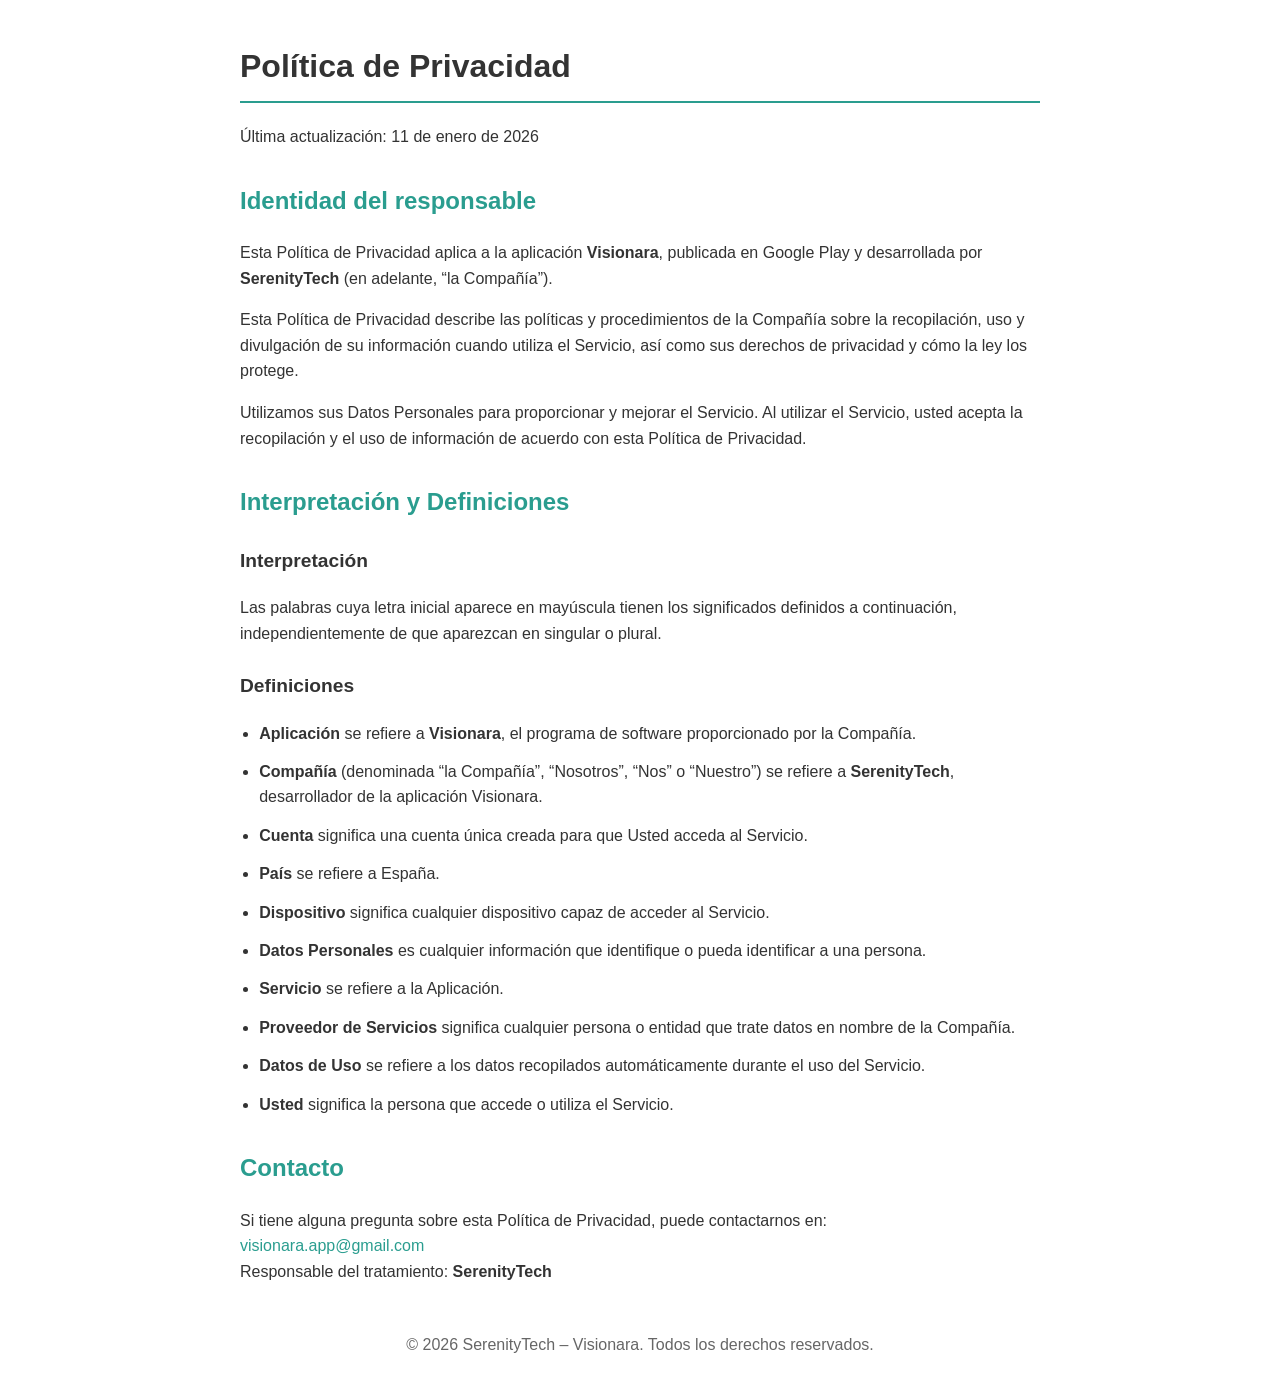
<file: private-policy.html>
<!DOCTYPE html>
<html lang="es">
<head>
    <meta charset="UTF-8">
    <meta name="viewport" content="width=device-width, initial-scale=1.0">
    <title>Política de Privacidad - Visionara</title>
    <link rel="icon" type="image/png" sizes="32x32" href="assets/icons/icon-32.png">
    <link rel="icon" type="image/png" sizes="192x192" href="assets/icons/icon-192.png">
    <link rel="apple-touch-icon" href="assets/icons/apple-touch-icon.png">
    <style>
        body {
            font-family: -apple-system, BlinkMacSystemFont, 'Segoe UI', Roboto, sans-serif;
            line-height: 1.6;
            margin: 0 auto;
            padding: 20px;
            max-width: 800px;
            color: #333;
        }
        h1 { font-size: 2rem; border-bottom: 2px solid #2A9D8F; padding-bottom: 0.5rem; }
        h2 { font-size: 1.5rem; margin-top: 2rem; color: #2A9D8F; }
        h3 { font-size: 1.2rem; margin-top: 1.5rem; }
        a { color: #2A9D8F; text-decoration: none; }
        ul { padding-left: 1.2rem; }
        li { margin-bottom: 0.8rem; }
        address { font-style: normal; margin: 1rem 0; }
        footer { margin-top: 3rem; text-align: center; color: #666; }
    </style>
</head>

<body>
<header role="banner">
    <h1>Política de Privacidad</h1>
    <p><time datetime="2025-03-04">Última actualización: 11 de enero de 2026</time></p>
</header>

<main role="main">
<article>

<section aria-labelledby="identidad">
    <h2 id="identidad">Identidad del responsable</h2>
    <p>
        Esta Política de Privacidad aplica a la aplicación <strong>Visionara</strong>,
        publicada en Google Play y desarrollada por <strong>SerenityTech</strong>
        (en adelante, “la Compañía”).
    </p>
</section>

<section aria-labelledby="introduccion">
    <p>
        Esta Política de Privacidad describe las políticas y procedimientos de la Compañía
        sobre la recopilación, uso y divulgación de su información cuando utiliza el Servicio,
        así como sus derechos de privacidad y cómo la ley los protege.
    </p>
    <p>
        Utilizamos sus Datos Personales para proporcionar y mejorar el Servicio.
        Al utilizar el Servicio, usted acepta la recopilación y el uso de información
        de acuerdo con esta Política de Privacidad.
    </p>
</section>

<section aria-labelledby="interpretacion-definiciones">
    <h2 id="interpretacion-definiciones">Interpretación y Definiciones</h2>

    <h3>Interpretación</h3>
    <p>
        Las palabras cuya letra inicial aparece en mayúscula tienen los significados
        definidos a continuación, independientemente de que aparezcan en singular o plural.
    </p>

    <h3>Definiciones</h3>
    <ul>
        <li><strong>Aplicación</strong> se refiere a <strong>Visionara</strong>, el programa de software proporcionado por la Compañía.</li>
        <li><strong>Compañía</strong> (denominada “la Compañía”, “Nosotros”, “Nos” o “Nuestro”) se refiere a <strong>SerenityTech</strong>, desarrollador de la aplicación Visionara.</li>
        <li><strong>Cuenta</strong> significa una cuenta única creada para que Usted acceda al Servicio.</li>
        <li><strong>País</strong> se refiere a España.</li>
        <li><strong>Dispositivo</strong> significa cualquier dispositivo capaz de acceder al Servicio.</li>
        <li><strong>Datos Personales</strong> es cualquier información que identifique o pueda identificar a una persona.</li>
        <li><strong>Servicio</strong> se refiere a la Aplicación.</li>
        <li><strong>Proveedor de Servicios</strong> significa cualquier persona o entidad que trate datos en nombre de la Compañía.</li>
        <li><strong>Datos de Uso</strong> se refiere a los datos recopilados automáticamente durante el uso del Servicio.</li>
        <li><strong>Usted</strong> significa la persona que accede o utiliza el Servicio.</li>
    </ul>
</section>

<!-- El resto de secciones de tratamiento de datos pueden mantenerse tal cual -->

<section aria-labelledby="contacto">
    <h2 id="contacto">Contacto</h2>
    <address>
        Si tiene alguna pregunta sobre esta Política de Privacidad, puede contactarnos en:<br>
        <a href="mailto:visionara.app@gmail.com">visionara.app@gmail.com</a><br>
        Responsable del tratamiento: <strong>SerenityTech</strong>
    </address>
</section>

</article>
</main>

<footer role="contentinfo">
    <p>© 2026 SerenityTech – Visionara. Todos los derechos reservados.</p>
</footer>
</body>
</html>
</file>
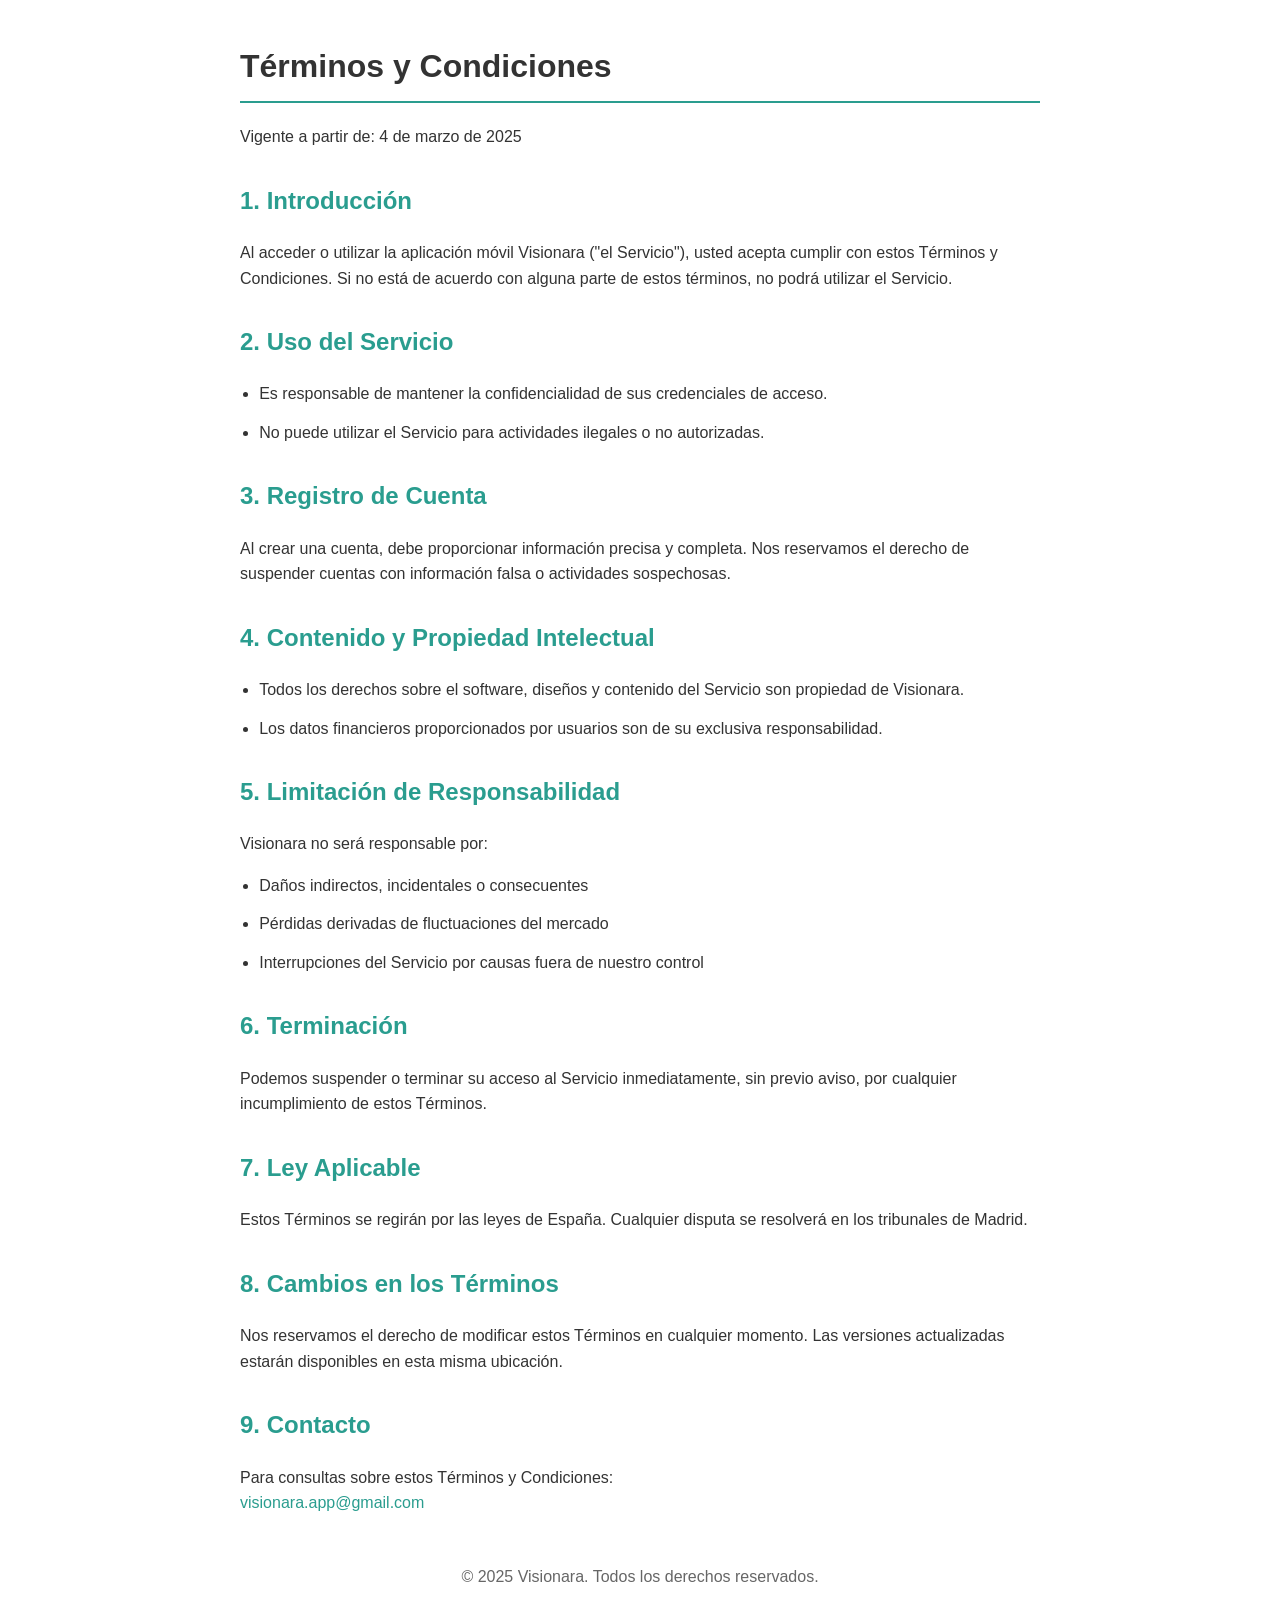
<file: terms-and-conditions.html>
<!DOCTYPE html>
<html lang="es">
<head>
    <meta charset="UTF-8">
    <meta name="viewport" content="width=device-width, initial-scale=1.0">
    <title>Términos y Condiciones - Visionara</title>
    <link rel="icon" type="image/png" sizes="32x32" href="assets/icons/icon-32.png">
    <link rel="icon" type="image/png" sizes="192x192" href="assets/icons/icon-192.png">
    <link rel="apple-touch-icon" href="assets/icons/apple-touch-icon.png">
    <style>
        body {
            font-family: -apple-system, BlinkMacSystemFont, 'Segoe UI', Roboto, sans-serif;
            line-height: 1.6;
            margin: 0;
            padding: 20px;
            max-width: 800px;
            margin: 0 auto;
            color: #333;
        }
        h1 { font-size: 2rem; border-bottom: 2px solid #2A9D8F; padding-bottom: 0.5rem; }
        h2 { font-size: 1.5rem; margin-top: 2rem; color: #2A9D8F; }
        h3 { font-size: 1.2rem; margin-top: 1.5rem; }
        a { color: #2A9D8F; text-decoration: none; }
        ul { padding-left: 1.2rem; }
        li { margin-bottom: 0.8rem; }
        address { font-style: normal; margin: 1rem 0; }
        footer { margin-top: 3rem; text-align: center; color: #666; }
    </style>
</head>
<body>
    <header role="banner">
        <h1>Términos y Condiciones</h1>
        <p><time datetime="2025-03-04">Vigente a partir de: 4 de marzo de 2025</time></p>
    </header>

    <main role="main">
        <article>
            <section aria-labelledby="introduccion">
                <h2 id="introduccion">1. Introducción</h2>
                <p>Al acceder o utilizar la aplicación móvil Visionara ("el Servicio"), usted acepta cumplir con estos Términos y Condiciones. Si no está de acuerdo con alguna parte de estos términos, no podrá utilizar el Servicio.</p>
            </section>

            <section aria-labelledby="uso-servicio">
                <h2 id="uso-servicio">2. Uso del Servicio</h2>
                <ul>
                    <li>Es responsable de mantener la confidencialidad de sus credenciales de acceso.</li>
                    <li>No puede utilizar el Servicio para actividades ilegales o no autorizadas.</li>
                </ul>
            </section>

            <section aria-labelledby="cuenta">
                <h2 id="cuenta">3. Registro de Cuenta</h2>
                <p>Al crear una cuenta, debe proporcionar información precisa y completa. Nos reservamos el derecho de suspender cuentas con información falsa o actividades sospechosas.</p>
            </section>

            <section aria-labelledby="contenido">
                <h2 id="contenido">4. Contenido y Propiedad Intelectual</h2>
                <ul>
                    <li>Todos los derechos sobre el software, diseños y contenido del Servicio son propiedad de Visionara.</li>
                    <li>Los datos financieros proporcionados por usuarios son de su exclusiva responsabilidad.</li>
                </ul>
            </section>

            <section aria-labelledby="limitacion">
                <h2 id="limitacion">5. Limitación de Responsabilidad</h2>
                <p>Visionara no será responsable por:</p>
                <ul>
                    <li>Daños indirectos, incidentales o consecuentes</li>
                    <li>Pérdidas derivadas de fluctuaciones del mercado</li>
                    <li>Interrupciones del Servicio por causas fuera de nuestro control</li>
                </ul>
            </section>

            <section aria-labelledby="terminacion">
                <h2 id="terminacion">6. Terminación</h2>
                <p>Podemos suspender o terminar su acceso al Servicio inmediatamente, sin previo aviso, por cualquier incumplimiento de estos Términos.</p>
            </section>

            <section aria-labelledby="ley">
                <h2 id="ley">7. Ley Aplicable</h2>
                <p>Estos Términos se regirán por las leyes de España. Cualquier disputa se resolverá en los tribunales de Madrid.</p>
            </section>

            <section aria-labelledby="cambios">
                <h2 id="cambios">8. Cambios en los Términos</h2>
                <p>Nos reservamos el derecho de modificar estos Términos en cualquier momento. Las versiones actualizadas estarán disponibles en esta misma ubicación.</p>
            </section>

            <section aria-labelledby="contacto">
                <h2 id="contacto">9. Contacto</h2>
                <address>
                    Para consultas sobre estos Términos y Condiciones:<br>
                    <a href="mailto:visionara.app@gmail.com">visionara.app@gmail.com</a>
                </address>
            </section>
        </article>
    </main>

    <footer role="contentinfo">
        <p>© 2025 Visionara. Todos los derechos reservados.</p>
    </footer>
</body>
</html>
</file>
<file: assets/styles.css>
:root {
    --bg: #0d0b1f;
    --bg-2: #15122e;
    --card: rgba(255, 255, 255, 0.04);
    --card-border: rgba(255, 255, 255, 0.09);
    --text: #f4f1ff;
    --muted: #a9a3c7;
    --violet: #8b5cf6;
    --pink: #ec4899;
    --gold: #f5c76b;
    --teal: #2a9d8f;
    --radius: 22px;
}

* { box-sizing: border-box; margin: 0; padding: 0; }
html { scroll-behavior: smooth; scroll-padding-top: 68px; }
body {
    font-family: 'Inter', system-ui, -apple-system, sans-serif;
    background: var(--bg);
    color: var(--text);
    line-height: 1.6;
    -webkit-font-smoothing: antialiased;
    overflow-x: hidden;
}
a { color: inherit; text-decoration: none; }
img, svg { display: block; }
.container { width: 100%; max-width: 1120px; margin: 0 auto; padding: 0 20px; }
.serif { font-family: 'Fraunces', Georgia, serif; }
.grad-text {
    background: linear-gradient(100deg, var(--gold), var(--pink) 55%, var(--violet));
    -webkit-background-clip: text; background-clip: text; color: transparent;
}

/* Fondo aurora */
.aurora { position: fixed; inset: 0; z-index: -1; overflow: hidden; pointer-events: none; }
.aurora span {
    position: absolute; border-radius: 50%; filter: blur(90px); opacity: .45;
    animation: drift 22s ease-in-out infinite alternate;
}
.aurora span:nth-child(1) { width: 520px; height: 520px; background: var(--violet); top: -160px; left: -120px; }
.aurora span:nth-child(2) { width: 460px; height: 460px; background: var(--pink); top: 20%; right: -160px; animation-delay: -6s; opacity: .3; }
.aurora span:nth-child(3) { width: 380px; height: 380px; background: var(--gold); bottom: -160px; left: 30%; animation-delay: -12s; opacity: .18; }
@keyframes drift { to { transform: translate(60px, 40px) scale(1.12); } }

/* Navegación */
nav {
    position: sticky; top: 0; z-index: 50;
    backdrop-filter: blur(14px); -webkit-backdrop-filter: blur(14px);
    background: rgba(13, 11, 31, 0.6);
    border-bottom: 1px solid var(--card-border);
}
nav .container { display: flex; align-items: center; justify-content: space-between; height: 68px; }
.logo { display: flex; align-items: center; gap: 10px; font-weight: 700; font-size: 1.2rem; letter-spacing: -.01em; }
.logo-mark {
    width: 34px; height: 34px; border-radius: 10px; background: #fff;
    box-shadow: 0 6px 20px rgba(236, 72, 153, .35);
}
.nav-links { display: flex; gap: 28px; font-size: .92rem; color: var(--muted); font-weight: 500; }
.nav-links a:hover { color: var(--text); }
.nav-cta {
    font-size: .88rem; font-weight: 600; padding: 9px 18px; border-radius: 999px;
    background: var(--text); color: var(--bg); transition: transform .2s;
}
.nav-cta:hover { transform: translateY(-1px); }
.nav-right { display: flex; align-items: center; gap: 12px; }
.lang-switch {
    display: inline-flex; padding: 3px; border-radius: 999px;
    background: var(--card); border: 1px solid var(--card-border);
    font-size: .78rem; font-weight: 600; letter-spacing: .03em;
}
.lang-switch a { padding: 5px 11px; border-radius: 999px; color: var(--muted); transition: color .2s, background .2s; }
.lang-switch a:hover { color: var(--text); }
.lang-switch a[aria-current="true"] { background: rgba(255, 255, 255, .12); color: var(--text); }

/* Hero */
.hero { padding: 80px 0 100px; }
.hero .container { display: grid; grid-template-columns: 1.1fr .9fr; gap: 56px; align-items: center; }
.pill {
    display: inline-flex; align-items: center; gap: 8px; padding: 6px 14px 6px 8px;
    border-radius: 999px; background: var(--card); border: 1px solid var(--card-border);
    font-size: .82rem; color: var(--muted); margin-bottom: 24px;
}
.pill b { background: linear-gradient(90deg, var(--violet), var(--pink)); color: #fff; padding: 2px 10px; border-radius: 999px; font-size: .72rem; letter-spacing: .04em; }
h1 { font-size: clamp(2.6rem, 6vw, 4.4rem); line-height: 1.04; letter-spacing: -.02em; font-weight: 700; margin-bottom: 22px; }
.lead { font-size: 1.15rem; color: var(--muted); max-width: 520px; margin-bottom: 36px; }
.stores { display: flex; flex-wrap: wrap; gap: 14px; }
.store-btn {
    display: inline-flex; align-items: center; gap: 12px; min-width: 196px;
    padding: 12px 22px 12px 18px; border-radius: 16px;
    background: #000; color: #fff; border: 1px solid rgba(255, 255, 255, .22);
    transition: transform .2s, box-shadow .2s, border-color .2s;
}
.store-btn:hover { transform: translateY(-2px); border-color: rgba(255, 255, 255, .5); box-shadow: 0 12px 30px rgba(139, 92, 246, .3); }
.store-btn svg { width: 28px; height: 28px; flex-shrink: 0; }
.store-btn small { display: block; font-size: .7rem; opacity: .8; line-height: 1.1; }
.store-btn strong { display: block; font-size: 1.15rem; font-weight: 600; line-height: 1.2; letter-spacing: -.01em; }
.store-btn.is-recommended { box-shadow: 0 0 0 3px rgba(245, 199, 107, .45); }
.trust { display: flex; flex-wrap: wrap; gap: 22px; margin-top: 30px; font-size: .88rem; color: var(--muted); }
.trust span { display: inline-flex; align-items: center; gap: 7px; }
.trust svg { width: 16px; height: 16px; color: var(--gold); }

/* Mockup de teléfono */
.phone-wrap { position: relative; display: flex; justify-content: center; }
.phone {
    width: 290px; aspect-ratio: 9 / 19; border-radius: 46px; padding: 12px;
    background: linear-gradient(160deg, #2a2550, #0f0c22);
    box-shadow: 0 40px 90px rgba(0, 0, 0, .55), inset 0 0 0 1.5px rgba(255, 255, 255, .12);
    transform: rotate(-4deg); animation: float 7s ease-in-out infinite;
}
@keyframes float { 50% { transform: rotate(-4deg) translateY(-14px); } }
.screen {
    height: 100%; border-radius: 36px; overflow: hidden; position: relative;
    background: #fff;
}
.screen img { width: 100%; height: 100%; object-fit: cover; object-position: top; }
.screen::before {
    content: ""; position: absolute; top: 12px; left: 50%; transform: translateX(-50%);
    width: 86px; height: 24px; border-radius: 20px; background: #000; z-index: 1;
}
.float-card {
    position: absolute; background: rgba(28, 23, 64, .85); backdrop-filter: blur(10px);
    border: 1px solid var(--card-border); border-radius: 16px; padding: 12px 14px;
    font-size: .78rem; box-shadow: 0 20px 40px rgba(0, 0, 0, .4);
    animation: float2 6s ease-in-out infinite;
}
.float-card .k { color: var(--muted); font-size: .68rem; }
.fc1 { top: 14%; left: -6px; }
.fc2 { bottom: 16%; right: -4px; animation-delay: -3s; }
@keyframes float2 { 50% { transform: translateY(-10px); } }

/* Secciones */
section { padding: 90px 0; }
.eyebrow { font-size: .8rem; letter-spacing: .14em; text-transform: uppercase; color: var(--gold); font-weight: 600; margin-bottom: 12px; }
h2 { font-size: clamp(2rem, 4vw, 2.9rem); line-height: 1.12; letter-spacing: -.015em; margin-bottom: 16px; }
.section-head { text-align: center; max-width: 640px; margin: 0 auto 56px; }
.section-head p { color: var(--muted); font-size: 1.05rem; }

.features { display: grid; grid-template-columns: repeat(3, 1fr); gap: 20px; }
.feature {
    background: var(--card); border: 1px solid var(--card-border); border-radius: var(--radius);
    padding: 28px; transition: transform .25s, border-color .25s, background .25s;
}
.feature:hover { transform: translateY(-4px); border-color: rgba(245, 199, 107, .35); background: rgba(255, 255, 255, .06); }
.feature .icon { width: 48px; height: 48px; border-radius: 14px; display: grid; place-items: center; font-size: 1.4rem; margin-bottom: 18px; }
.feature h3 { font-size: 1.12rem; margin-bottom: 8px; }
.feature p { color: var(--muted); font-size: .95rem; }
.i1 { background: rgba(245, 158, 11, .15); }
.i2 { background: rgba(236, 72, 153, .15); }
.i3 { background: rgba(139, 92, 246, .18); }
.i4 { background: rgba(6, 182, 212, .15); }
.i5 { background: rgba(52, 211, 153, .15); }
.i6 { background: rgba(255, 255, 255, .08); }

.steps { display: grid; grid-template-columns: repeat(3, 1fr); gap: 20px; counter-reset: step; }
.step { position: relative; padding: 32px 28px; border-radius: var(--radius); background: linear-gradient(180deg, rgba(139, 92, 246, .12), transparent); border: 1px solid var(--card-border); }
.step::before {
    counter-increment: step; content: counter(step);
    font-family: 'Fraunces', serif; font-size: 3rem; line-height: 1; display: block; margin-bottom: 14px;
    background: linear-gradient(120deg, var(--gold), var(--pink)); -webkit-background-clip: text; background-clip: text; color: transparent;
}
.step h3 { font-size: 1.12rem; margin-bottom: 8px; }
.step p { color: var(--muted); font-size: .95rem; }

.video {
    max-width: 860px; margin: 0 auto; aspect-ratio: 16 / 9; border-radius: var(--radius); overflow: hidden;
    border: 1px solid var(--card-border); box-shadow: 0 30px 80px rgba(0, 0, 0, .45); background: #000;
}
.video iframe { width: 100%; height: 100%; border: 0; }

.cta {
    text-align: center; border-radius: 32px; padding: 72px 28px; position: relative; overflow: hidden;
    background: radial-gradient(120% 140% at 50% 0%, rgba(236, 72, 153, .35), rgba(139, 92, 246, .2) 45%, rgba(13, 11, 31, 0) 75%), var(--bg-2);
    border: 1px solid var(--card-border);
}
.cta p { color: var(--muted); max-width: 520px; margin: 0 auto 32px; font-size: 1.05rem; }
.cta .stores { justify-content: center; }

.help { display: grid; grid-template-columns: repeat(3, 1fr); gap: 20px; }
.help a {
    display: block; padding: 24px; border-radius: var(--radius); background: var(--card); border: 1px solid var(--card-border);
    transition: border-color .2s, transform .2s;
}
.help a:hover { border-color: rgba(255, 255, 255, .25); transform: translateY(-2px); }
.help h3 { font-size: 1.02rem; margin-bottom: 4px; display: flex; justify-content: space-between; }
.help p { color: var(--muted); font-size: .9rem; word-break: break-word; }

footer { border-top: 1px solid var(--card-border); padding: 36px 0; color: var(--muted); font-size: .85rem; }
footer .container { display: flex; flex-wrap: wrap; gap: 16px; justify-content: space-between; align-items: center; }
footer nav { position: static; background: none; border: 0; backdrop-filter: none; display: flex; gap: 20px; }
footer a:hover { color: var(--text); }

.disclaimer { text-align: center; color: var(--muted); font-size: .8rem; margin-top: 28px; opacity: .8; }

/* Galería de pantallas */
.gallery-wrap { position: relative; max-width: 1280px; margin: 0 auto; }
.gallery {
    display: flex; gap: 28px; overflow-x: auto; scroll-snap-type: x mandatory;
    padding: 12px 20px 36px; scrollbar-width: none;
    -webkit-mask-image: linear-gradient(90deg, transparent, #000 4%, #000 96%, transparent);
    mask-image: linear-gradient(90deg, transparent, #000 4%, #000 96%, transparent);
}
.gallery::-webkit-scrollbar { display: none; }
.shot { flex: 0 0 236px; scroll-snap-align: center; text-align: center; }
.shot .frame {
    border-radius: 38px; padding: 8px; margin-bottom: 18px;
    background: linear-gradient(160deg, #2a2550, #0f0c22);
    box-shadow: 0 24px 50px rgba(0, 0, 0, .45), inset 0 0 0 1.5px rgba(255, 255, 255, .12);
    transition: transform .3s;
}
.shot:hover .frame { transform: translateY(-6px); }
.shot img { width: 100%; height: auto; aspect-ratio: 1320 / 2868; border-radius: 30px; background: #fff; }
.shot h3 { font-size: 1rem; margin-bottom: 4px; }
.shot p { color: var(--muted); font-size: .88rem; }
.gallery-nav { display: flex; justify-content: center; gap: 12px; }
.gallery-nav button {
    width: 44px; height: 44px; border-radius: 50%; cursor: pointer; font-size: 1.1rem;
    background: var(--card); border: 1px solid var(--card-border); color: var(--text);
    transition: background .2s;
}
.gallery-nav button:hover { background: rgba(255, 255, 255, .12); }

/* Animación de entrada */
.reveal { opacity: 0; transform: translateY(24px); transition: opacity .7s ease, transform .7s ease; }
.reveal.visible { opacity: 1; transform: none; }

@media (max-width: 900px) {
    .hero { padding: 48px 0 70px; }
    .hero .container { grid-template-columns: 1fr; text-align: center; gap: 64px; }
    .lead { margin-left: auto; margin-right: auto; }
    .stores, .trust { justify-content: center; }
    .pill { margin-left: auto; margin-right: auto; }
    .features, .steps, .help { grid-template-columns: 1fr 1fr; }
    .nav-links { display: none; }
}
@media (max-width: 400px) {
    .nav-cta { display: none; }
}
@media (max-width: 600px) {
    .features, .steps, .help { grid-template-columns: 1fr; }
    section { padding: 64px 0; }
    .store-btn { width: 100%; justify-content: center; }
    .phone { width: 250px; }
    .shot { flex-basis: 210px; }
    .fc1 { left: 0; } .fc2 { right: 0; }
    .cta { padding: 52px 20px; }
    footer .container { flex-direction: column; text-align: center; }
}
@media (prefers-reduced-motion: reduce) {
    *, *::before, *::after { animation: none !important; transition: none !important; }
    .reveal { opacity: 1; transform: none; }
}
</file>
